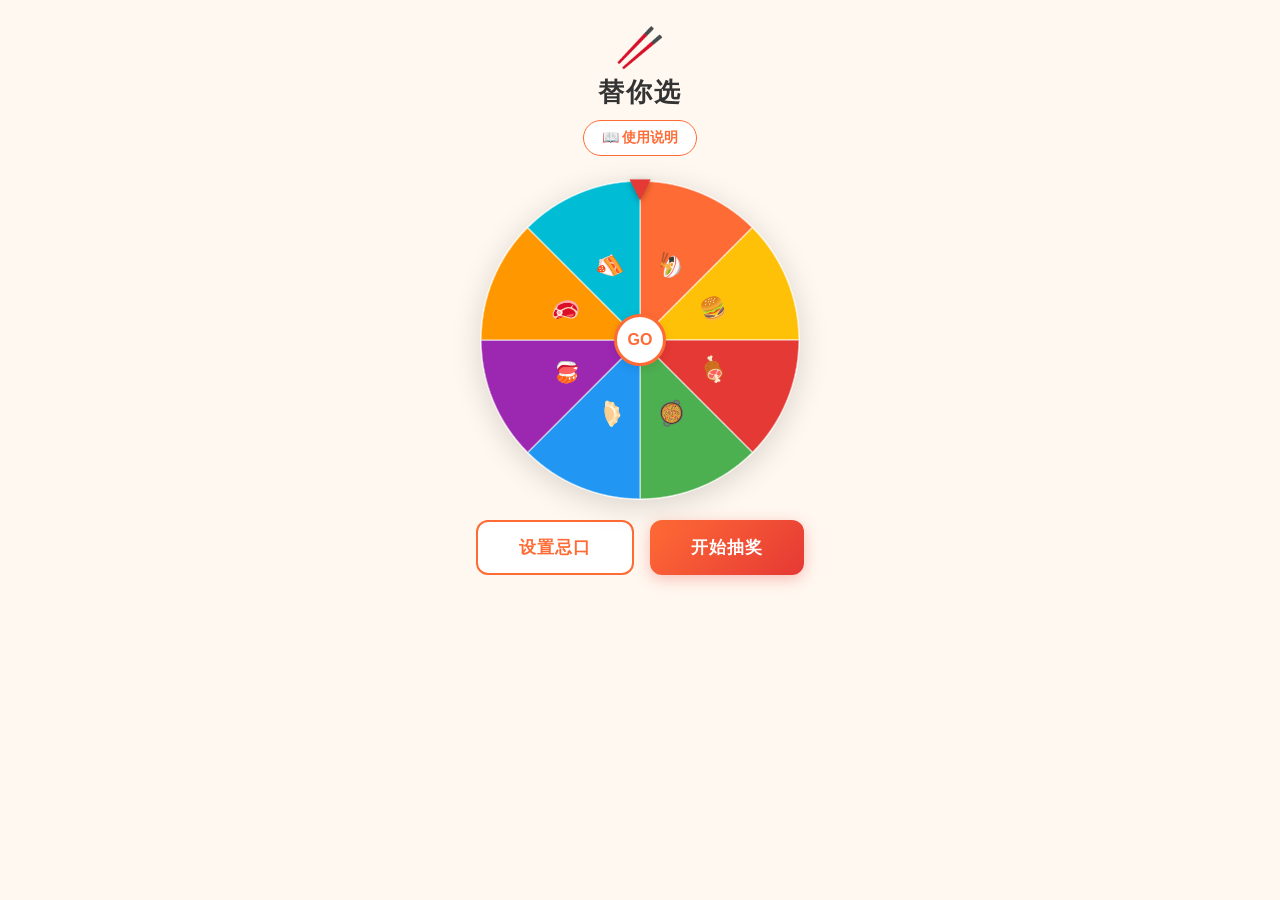
<file: tinxuan/index.html>
<!DOCTYPE html>
<html lang="zh-CN">
<head>
  <meta charset="UTF-8">
  <meta name="viewport" content="width=device-width, initial-scale=1.0, maximum-scale=1.0, user-scalable=no">
  <title>替你选 - 替你选</title>
  <link rel="icon" href="assets/favicon.png" type="image/x-icon">
  <link rel="stylesheet" href="css/style.css">
</head>
<body>
  <div class="app-container">
    <!-- 顶部标题栏 -->
    <header class="header">
      <div class="logo">🥢</div>
      <h1 class="title">替你选</h1>
      <button id="btnHelp" class="btn-help-header">📖 使用说明</button>
    </header>

    <!-- 转盘区域 -->
    <main class="wheel-section">
      <div class="wheel-wrapper">
        <div class="wheel-pointer">▼</div>
        <canvas id="wheelCanvas" width="600" height="600"></canvas>
        <div class="wheel-center">GO</div>
      </div>
    </main>

    <!-- 按钮区域 -->
    <div class="actions">
      <button id="btnPreferences" class="btn btn-outline">设置忌口</button>
      <button id="btnSpin" class="btn btn-primary">开始抽奖</button>
    </div>

    <!-- 忌口设置面板（底部滑出） -->
    <div id="preferencesPanel" class="preferences-panel">
      <div class="panel-handle"></div>
      <div class="panel-overlay" id="panelOverlay"></div>
      <div class="panel-content">
        <h3 class="panel-title">设置忌口</h3>
        <div class="checkbox-group" id="checkboxGroup">
          <label class="checkbox-item">
            <input type="checkbox" value="辣">
            <span class="checkbox-mark"></span>
            <span class="checkbox-label">不吃辣</span>
          </label>
          <label class="checkbox-item">
            <input type="checkbox" value="香菜">
            <span class="checkbox-mark"></span>
            <span class="checkbox-label">不吃香菜</span>
          </label>
          <label class="checkbox-item">
            <input type="checkbox" value="海鲜">
            <span class="checkbox-mark"></span>
            <span class="checkbox-label">不吃海鲜</span>
          </label>
          <label class="checkbox-item">
            <input type="checkbox" value="内脏">
            <span class="checkbox-mark"></span>
            <span class="checkbox-label">不吃内脏</span>
          </label>
          <label class="checkbox-item">
            <input type="checkbox" value="牛肉">
            <span class="checkbox-mark"></span>
            <span class="checkbox-label">不吃牛肉</span>
          </label>
          <label class="checkbox-item">
            <input type="checkbox" value="甜">
            <span class="checkbox-mark"></span>
            <span class="checkbox-label">不吃甜</span>
          </label>
        </div>
        <button id="btnSavePreferences" class="btn btn-primary btn-full">保存设置</button>
      </div>
    </div>

    <!-- 使用说明弹窗 -->
    <div id="helpModal" class="modal-overlay">
      <div class="help-card">
        <div class="help-emoji">🥢</div>
        <h2 class="help-title">使用说明</h2>
        <div class="help-content">
          <p><strong>替你选</strong>帮助你解决"今天吃什么"的选择困难症。</p>
          <h4>📌 使用方法</h4>
          <ol>
            <li>点击<strong>设置忌口</strong>，勾选你不吃的食物类型</li>
            <li>点击<strong>开始抽奖</strong>，大转盘随机选中一个品类</li>
            <li>弹窗推荐一家店铺，点击<strong>换一个</strong>可切换同品类其他店铺</li>
            <li>点击<strong>就选这个</strong>自动跳转到美团外卖搜索页</li>
          </ol>
          <h4>💡 温馨提示</h4>
          <ul>
            <li>弹窗中的选项为对应品类的<strong>美团外卖商家名称</strong></li>
            <li>本站只能跳转到美团外卖 H5 搜索页，请在该页面自行搜索并下单</li>
          </ul>
        </div>
        <button id="btnCloseHelp" class="btn btn-primary btn-full">知道了</button>
      </div>
    </div>

    <!-- 推荐结果卡片（弹窗） -->
    <div id="resultModal" class="modal-overlay">
      <div class="result-card">
        <div class="result-emoji">🎉</div>
        <h2 class="result-shop-name" id="resultShopName"></h2>
        <span class="result-category" id="resultCategory"></span>
        <div class="result-info">
          <div class="result-info-item">
            <span class="info-icon">💰</span>
            <span id="resultPrice"></span>
          </div>
          <div class="result-info-item">
            <span class="info-icon">⭐</span>
            <span id="resultRating"></span>
          </div>
          <div class="result-info-item">
            <span class="info-icon">📍</span>
            <span id="resultDistance"></span>
          </div>
        </div>
        <div class="result-tags" id="resultTags"></div>
        <p class="result-hint">点击"就选这个"后将自动跳转到美团外卖搜索页</p>
        <div class="result-actions">
          <button id="btnReroll" class="btn btn-outline">换一个</button>
          <button id="btnConfirm" class="btn btn-primary">就选这个</button>
        </div>
      </div>
    </div>
  </div>

  <script src="js/data.js"></script>
  <script src="js/wheel.js"></script>
  <script src="js/app.js"></script>
</body>
</html>
</file>
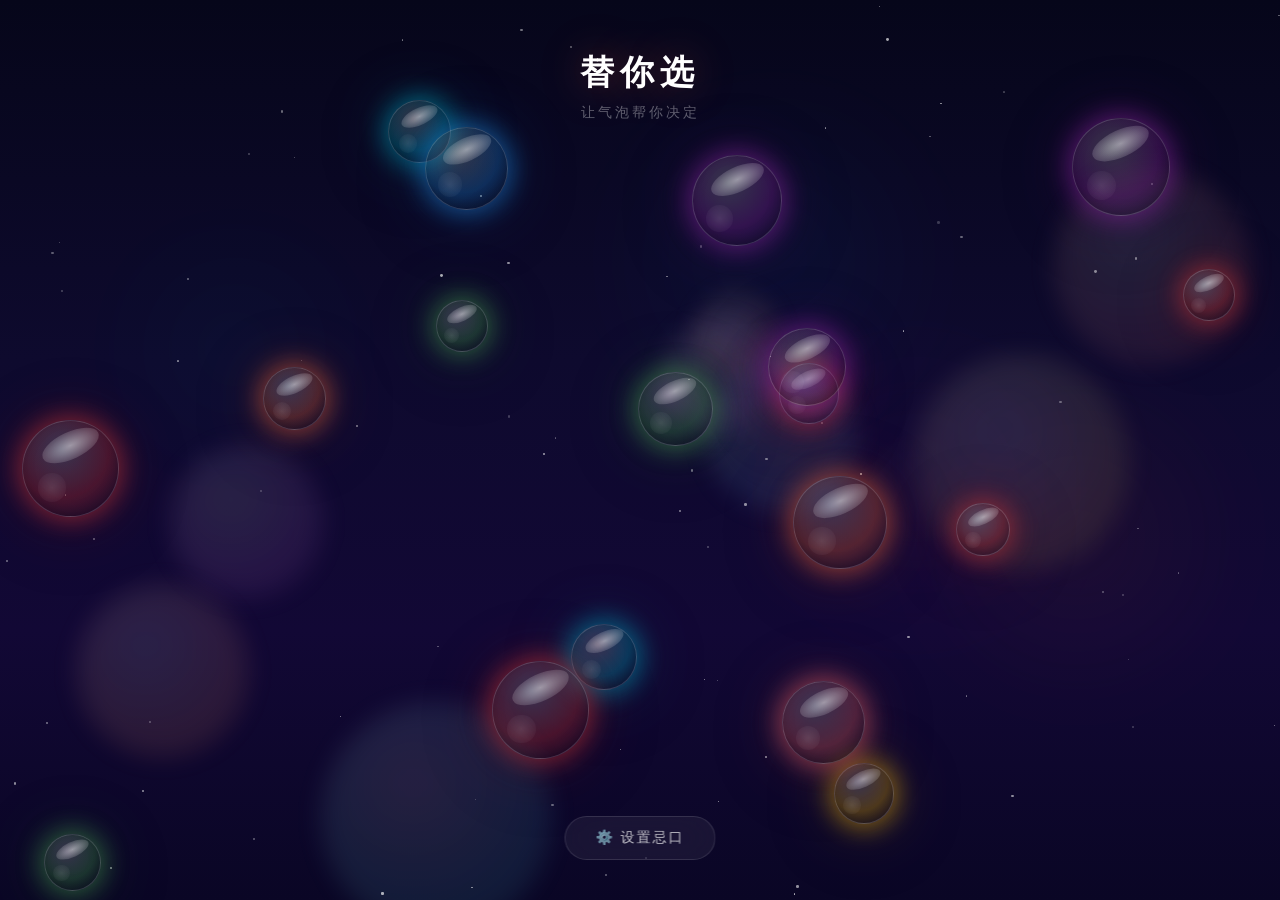
<file: tinxuan/bubble-demo.html>
<!DOCTYPE html>
<html lang="zh-CN">
<head>
  <meta charset="UTF-8">
  <meta name="viewport" content="width=device-width, initial-scale=1.0, maximum-scale=1.0, user-scalable=no">
  <title>气泡池 Demo - 替你选</title>
  <style>
    * { margin: 0; padding: 0; box-sizing: border-box; }

    html, body {
      width: 100%; height: 100%;
      overflow: hidden;
      font-family: -apple-system, BlinkMacSystemFont, "PingFang SC", "Microsoft YaHei", sans-serif;
      -webkit-tap-highlight-color: transparent;
      -webkit-user-select: none;
      user-select: none;
      background: #06061a;
    }

    /* ===== 背景层（深处） ===== */
    .bg-deep {
      position: fixed;
      inset: 0;
      z-index: 0;
      background: linear-gradient(180deg, #06061a 0%, #0e0a2e 40%, #120835 70%, #0a0625 100%);
    }

    /* 背景中模糊的"远处气泡" */
    .bg-distant-bubble {
      position: absolute;
      border-radius: 50%;
      filter: blur(12px);
      animation: driftSlow 8s ease-in-out infinite;
    }

    @keyframes driftSlow {
      0%, 100% { transform: translate(0, 0) scale(1); }
      25% { transform: translate(20px, -15px) scale(0.95); }
      50% { transform: translate(-10px, 20px) scale(1.05); }
      75% { transform: translate(-25px, -10px) scale(0.9); }
    }

    /* 背景雾状光晕 */
    .bg-glow {
      position: absolute;
      border-radius: 50%;
      filter: blur(60px);
      opacity: 0.25;
      animation: glowPulse 6s ease-in-out infinite;
    }

    @keyframes glowPulse {
      0%, 100% { opacity: 0.2; transform: scale(1); }
      50% { opacity: 0.35; transform: scale(1.3); }
    }

    /* ===== 星光层（中景） ===== */
    .stars-layer {
      position: fixed;
      inset: 0;
      z-index: 1;
      pointer-events: none;
    }

    .star {
      position: absolute;
      border-radius: 50%;
      background: #fff;
      animation: twinkle var(--dur) ease-in-out infinite;
      animation-delay: var(--delay);
      opacity: var(--op);
    }

    @keyframes twinkle {
      0%, 100% { opacity: var(--op); transform: scale(1); }
      50% { opacity: 0.05; transform: scale(0.5); }
    }

    /* ===== 标题（前景最上层） ===== */
    .header {
      position: relative;
      z-index: 10;
      text-align: center;
      padding: 50px 20px 10px;
      pointer-events: none;
    }

    .title {
      font-size: 34px;
      font-weight: 800;
      color: #fff;
      letter-spacing: 6px;
      text-shadow: 0 0 40px rgba(255,107,53,0.3), 0 0 80px rgba(255,107,53,0.15);
    }

    .subtitle {
      font-size: 14px;
      color: rgba(255,255,255,0.35);
      margin-top: 8px;
      letter-spacing: 3px;
    }

    /* ===== 气泡层（前景 - 关键！） ===== */
    .bubble-stage {
      position: fixed;
      inset: 0;
      z-index: 5;
      pointer-events: none;
      /* 这层在背景/星星之上，但标题之下 */
    }

    .bubble {
      position: absolute;
      border-radius: 50%;
      pointer-events: auto;
      cursor: pointer;
      /* 核心：大范围外发光 + 投影制造漂浮感 */
      filter: drop-shadow(0 8px 30px rgba(0, 0, 0, 0.4));
      animation: breathe var(--breathe) ease-in-out infinite;
      transition: filter 0.3s ease;
    }

    /* 气泡本体（用 ::after 来实现 3D 球体质感，这样 filter 只作用在阴影上） */
    .bubble-inner {
      width: 100%; height: 100%;
      border-radius: 50%;
      border: 1px solid rgba(255,255,255,0.15);
      box-shadow:
        inset 0 -5px 15px rgba(0,0,0,0.15),
        0 0 25px 5px var(--glow-color),
        0 0 60px 3px var(--glow-outer);
      position: relative;
    }

    .bubble-inner::before {
      content: '';
      position: absolute;
      inset: 12% 18% 60% 18%;
      border-radius: 50%;
      background: radial-gradient(
        ellipse at 50% 50%,
        rgba(255,255,255,0.5) 0%,
        transparent 100%
      );
      transform: rotate(-25deg);
    }

    .bubble-inner::after {
      content: '';
      position: absolute;
      inset: 55% 55% 15% 15%;
      border-radius: 50%;
      background: radial-gradient(
        ellipse at 50% 50%,
        rgba(255,255,255,0.12) 0%,
        transparent 100%
      );
    }

    @keyframes breathe {
      0%, 100% { transform: scale(1); }
      50% { transform: scale(1.05); }
    }

    /* 选中状态 */
    .bubble.selected {
      animation: none !important;
      transition: transform 0.35s cubic-bezier(0.34, 1.56, 0.64, 1), filter 0.35s ease !important;
      transform: scale(1.6) !important;
      z-index: 100 !important;
      filter: drop-shadow(0 0 50px var(--glow-color)) !important;
    }

    .bubble.selected .bubble-inner {
      box-shadow:
        inset 0 -5px 15px rgba(0,0,0,0.1),
        0 0 50px 15px var(--glow-color),
        0 0 100px 10px var(--glow-outer);
    }

    /* 非选中气泡淡出 */
    .bubble.fading {
      animation: none !important;
      transition: opacity 0.5s ease, transform 0.5s ease;
      opacity: 0;
      transform: scale(0.2);
      pointer-events: none;
    }

    /* 爆开碎片 */
    .shard {
      position: absolute;
      border-radius: 50%;
      pointer-events: none;
      z-index: 200;
      filter: blur(0.5px);
      animation: shatter 0.9s ease-out forwards;
    }

    @keyframes shatter {
      0% {
        opacity: 1;
        transform: translate(0, 0) scale(1);
      }
      100% {
        opacity: 0;
        transform: translate(var(--sx), var(--sy)) scale(0);
      }
    }

    /* ===== 底部按钮 ===== */
    .footer {
      position: fixed;
      bottom: 40px;
      left: 50%;
      transform: translateX(-50%);
      z-index: 20;
    }

    .btn-settings {
      padding: 12px 30px;
      border-radius: 25px;
      background: rgba(255,255,255,0.06);
      border: 1px solid rgba(255,255,255,0.12);
      color: rgba(255,255,255,0.75);
      font-size: 14px;
      font-weight: 500;
      letter-spacing: 2px;
      cursor: pointer;
      transition: all 0.3s ease;
      -webkit-tap-highlight-color: transparent;
      backdrop-filter: blur(20px);
      -webkit-backdrop-filter: blur(20px);
    }

    .btn-settings:hover,
    .btn-settings:active {
      background: rgba(255,255,255,0.12);
      border-color: rgba(255,255,255,0.25);
      color: #fff;
    }

    /* ===== 结果卡片 ===== */
    .result-overlay {
      position: fixed;
      inset: 0;
      z-index: 300;
      display: flex;
      align-items: center;
      justify-content: center;
      opacity: 0;
      pointer-events: none;
      transition: opacity 0.3s ease;
      background: rgba(0,0,0,0.5);
      backdrop-filter: blur(8px);
      -webkit-backdrop-filter: blur(8px);
    }

    .result-overlay.open {
      opacity: 1;
      pointer-events: auto;
    }

    .result-card {
      background: rgba(255,255,255,0.95);
      backdrop-filter: blur(20px);
      -webkit-backdrop-filter: blur(20px);
      border-radius: 24px;
      padding: 30px 24px 24px;
      width: min(90vw, 340px);
      text-align: center;
      box-shadow:
        0 20px 60px rgba(0,0,0,0.5),
        0 0 0 1px rgba(255,255,255,0.1);
      animation: popIn 0.4s cubic-bezier(0.34, 1.56, 0.64, 1);
    }

    @keyframes popIn {
      from { transform: scale(0); opacity: 0; }
      to { transform: scale(1); opacity: 1; }
    }

    .result-emoji { font-size: 44px; margin-bottom: 6px; }
    .result-name { font-size: 22px; font-weight: 700; margin-bottom: 6px; color: #222; }
    .result-cat {
      display: inline-block;
      padding: 4px 14px;
      border-radius: 20px;
      font-size: 12px;
      font-weight: 600;
      color: #fff;
      background: linear-gradient(135deg, #FF6B35, #FFC107);
      margin-bottom: 14px;
    }
    .result-info {
      display: flex;
      justify-content: center;
      gap: 18px;
      margin-bottom: 12px;
      font-size: 14px;
      font-weight: 600;
      color: #555;
    }
    .result-tags {
      display: flex;
      flex-wrap: wrap;
      justify-content: center;
      gap: 6px;
      margin-bottom: 20px;
    }
    .result-tag {
      padding: 3px 10px;
      border-radius: 14px;
      font-size: 11px;
      background: #f5f0eb;
      color: #666;
    }
    .result-actions {
      display: flex;
      gap: 12px;
    }
    .result-actions button {
      flex: 1;
      padding: 12px 18px;
      border-radius: 12px;
      border: none;
      font-size: 15px;
      font-weight: 600;
      cursor: pointer;
      transition: all 0.2s;
    }
    .btn-retry {
      background: #f0f0f0;
      color: #555;
    }
    .btn-confirm {
      background: linear-gradient(135deg, #FF6B35, #E53935);
      color: #fff;
    }
  </style>
</head>
<body>

  <!-- 背景层：深处 -->
  <div class="bg-deep" id="bgDeep"></div>

  <!-- 星光中景层 -->
  <div class="stars-layer" id="starsLayer"></div>

  <!-- 标题 -->
  <div class="header">
    <div class="title">替你选</div>
    <div class="subtitle">让气泡帮你决定</div>
  </div>

  <!-- 气泡前景层 -->
  <div class="bubble-stage" id="bubbleStage"></div>

  <!-- 底部按钮 -->
  <div class="footer">
    <button class="btn-settings" id="btnSettings">⚙️ 设置忌口</button>
  </div>

  <!-- 结果卡片 -->
  <div class="result-overlay" id="resultOverlay">
    <div class="result-card" id="resultCard"></div>
  </div>

  <script>
    (() => {
      const COLORS = [
        { fill: 'rgba(255, 107, 53, 0.28)',  glow: 'rgba(255, 107, 53, 0.45)',  outer: 'rgba(255, 107, 53, 0.18)' },
        { fill: 'rgba(255, 193, 7, 0.28)',   glow: 'rgba(255, 193, 7, 0.45)',   outer: 'rgba(255, 193, 7, 0.18)' },
        { fill: 'rgba(255, 107, 107, 0.28)', glow: 'rgba(255, 107, 107, 0.45)', outer: 'rgba(255, 107, 107, 0.18)' },
        { fill: 'rgba(156, 39, 176, 0.28)',  glow: 'rgba(156, 39, 176, 0.45)',  outer: 'rgba(156, 39, 176, 0.18)' },
        { fill: 'rgba(33, 150, 243, 0.28)',  glow: 'rgba(33, 150, 243, 0.45)',  outer: 'rgba(33, 150, 243, 0.18)' },
        { fill: 'rgba(0, 188, 212, 0.28)',   glow: 'rgba(0, 188, 212, 0.45)',   outer: 'rgba(0, 188, 212, 0.18)' },
        { fill: 'rgba(76, 175, 80, 0.28)',   glow: 'rgba(76, 175, 80, 0.45)',   outer: 'rgba(76, 175, 80, 0.18)' },
        { fill: 'rgba(229, 57, 53, 0.28)',   glow: 'rgba(229, 57, 53, 0.45)',   outer: 'rgba(229, 57, 53, 0.18)' },
      ];

      const stage = document.getElementById('bubbleStage');
      const resultOverlay = document.getElementById('resultOverlay');
      const resultCardEl = document.getElementById('resultCard');

      let bubbles = [];
      let animFrame = null;
      let W = window.innerWidth;
      let H = window.innerHeight;
      let isExploding = false;

      // ===== 背景层：模糊远景气泡 + 光晕 =====
      function createDeepBg() {
        const container = document.getElementById('bgDeep');

        // 大光晕
        for (let i = 0; i < 4; i++) {
          const g = document.createElement('div');
          g.className = 'bg-glow';
          const colors = ['rgba(255,107,53,0.3)', 'rgba(156,39,176,0.3)', 'rgba(33,150,243,0.3)', 'rgba(0,188,212,0.3)'];
          g.style.background = `radial-gradient(circle, ${colors[i]}, transparent 70%)`;
          g.style.width = (200 + Math.random() * 200) + 'px';
          g.style.height = g.style.width;
          g.style.left = (10 + Math.random() * 70) + '%';
          g.style.top = (10 + Math.random() * 70) + '%';
          g.style.animationDelay = (i * 1.5) + 's';
          g.style.animationDuration = (5 + Math.random() * 4) + 's';
          container.appendChild(g);
        }

        // 远处模糊气泡（景深）
        const distantColors = [
          'rgba(255,107,53,0.12)', 'rgba(156,39,176,0.12)',
          'rgba(33,150,243,0.10)', 'rgba(255,193,7,0.08)',
          'rgba(229,57,53,0.10)', 'rgba(0,188,212,0.10)'
        ];
        for (let i = 0; i < 8; i++) {
          const b = document.createElement('div');
          b.className = 'bg-distant-bubble';
          const size = 80 + Math.random() * 160;
          b.style.width = size + 'px';
          b.style.height = size + 'px';
          b.style.background = `radial-gradient(circle at 40% 35%, rgba(255,255,255,0.1), ${distantColors[i % distantColors.length]})`;
          b.style.border = '1px solid rgba(255,255,255,0.04)';
          b.style.left = (Math.random() * 85) + '%';
          b.style.top = (Math.random() * 85) + '%';
          b.style.animationDelay = (i * 0.8) + 's';
          b.style.animationDuration = (6 + Math.random() * 6) + 's';
          container.appendChild(b);
        }
      }

      // ===== 星光 =====
      function createStars() {
        const container = document.getElementById('starsLayer');
        const count = 80;
        for (let i = 0; i < count; i++) {
          const s = document.createElement('div');
          s.className = 'star';
          const size = 1 + Math.random() * 2;
          s.style.width = size + 'px';
          s.style.height = size + 'px';
          s.style.left = Math.random() * 100 + '%';
          s.style.top = Math.random() * 100 + '%';
          s.style.setProperty('--dur', (2 + Math.random() * 5) + 's');
          s.style.setProperty('--delay', Math.random() * 6 + 's');
          s.style.setProperty('--op', (0.2 + Math.random() * 0.5));
          container.appendChild(s);
        }
      }

      // ===== 气泡创建 =====
      function createBubble(id) {
        const size = 44 + Math.random() * 56;
        const color = COLORS[Math.floor(Math.random() * COLORS.length)];

        const el = document.createElement('div');
        el.className = 'bubble';
        el.style.width = size + 'px';
        el.style.height = size + 'px';
        el.style.left = Math.random() * (W - size) + 'px';
        el.style.top = Math.random() * (H - size) + 'px';
        el.style.setProperty('--breathe', (2.5 + Math.random() * 3) + 's');
        el.style.setProperty('--glow-color', color.glow);
        el.style.setProperty('--glow-outer', color.outer);
        el.style.zIndex = Math.floor(size);

        // 内层 3D 球体
        const inner = document.createElement('div');
        inner.className = 'bubble-inner';
        inner.style.background = `radial-gradient(circle at 40% 30%, rgba(255,255,255,0.18) 0%, ${color.fill} 55%, transparent 100%)`;
        inner.style.boxShadow = `inset 0 -4px 12px rgba(0,0,0,0.2), 0 0 25px 4px ${color.glow}, 0 0 60px 2px ${color.outer}`;
        el.appendChild(inner);

        const data = {
          el, id, size,
          x: parseFloat(el.style.left),
          y: parseFloat(el.style.top),
          vx: (Math.random() - 0.5) * 1.0,
          vy: (Math.random() - 0.5) * 1.0,
          color, alive: true
        };

        el.addEventListener('click', (e) => {
          e.stopPropagation();
          if (isExploding) return;
          onBubbleClick(data);
        });
        el.addEventListener('touchstart', (e) => {
          e.preventDefault();
          if (isExploding) return;
          onBubbleClick(data);
        }, { passive: false });

        stage.appendChild(el);
        return data;
      }

      function createBubbles(count) {
        destroyAllBubbles();
        bubbles = [];
        for (let i = 0; i < count; i++) bubbles.push(createBubble(i));
        startAnimating();
      }

      function destroyAllBubbles() {
        cancelAnimationFrame(animFrame);
        stage.innerHTML = '';
        bubbles = [];
      }

      // ===== 动画循环 =====
      function startAnimating() {
        function tick() {
          if (isExploding) { animFrame = requestAnimationFrame(tick); return; }
          W = window.innerWidth; H = window.innerHeight;
          for (const b of bubbles) {
            if (!b.alive) continue;
            b.x += b.vx;
            b.y += b.vy;
            if (b.x <= -10) { b.x = -10; b.vx *= -1; }
            if (b.x + b.size >= W + 10) { b.x = W + 10 - b.size; b.vx *= -1; }
            if (b.y <= -10) { b.y = -10; b.vy *= -1; }
            if (b.y + b.size >= H + 10) { b.y = H + 10 - b.size; b.vy *= -1; }
            b.el.style.left = b.x + 'px';
            b.el.style.top = b.y + 'px';
          }
          animFrame = requestAnimationFrame(tick);
        }
        tick();
      }

      // ===== 点击气泡 =====
      function onBubbleClick(data) {
        isExploding = true;
        data.el.classList.add('selected');
        const cx = W / 2 - data.size / 2;
        const cy = H / 2 - data.size / 2;
        data.el.style.left = cx + 'px';
        data.el.style.top = cy + 'px';

        bubbles.forEach(b => {
          if (b !== data) b.el.classList.add('fading');
        });

        setTimeout(() => {
          explode(data);
          data.el.style.opacity = '0';
          data.el.style.transform = 'scale(2.5)';
          data.el.style.transition = 'all 0.35s ease';
          setTimeout(() => showResultCard(data), 400);
        }, 350);
      }

      // ===== 爆开粒子 =====
      function explode(data) {
        const cx = W / 2, cy = H / 2;
        for (let i = 0; i < 25; i++) {
          const shard = document.createElement('div');
          shard.className = 'shard';
          const size = 3 + Math.random() * 12;
          shard.style.width = size + 'px';
          shard.style.height = size + 'px';
          shard.style.background = `radial-gradient(circle, rgba(255,255,255,0.7), ${data.color.fill.replace('0.28', '0.6')})`;
          shard.style.boxShadow = `0 0 10px 3px ${data.color.glow}`;
          shard.style.left = cx + 'px';
          shard.style.top = cy + 'px';
          const angle = Math.random() * Math.PI * 2;
          const dist = 50 + Math.random() * 180;
          shard.style.setProperty('--sx', Math.cos(angle) * dist + 'px');
          shard.style.setProperty('--sy', Math.sin(angle) * dist + 'px');
          document.body.appendChild(shard);
          setTimeout(() => shard.remove(), 900);
        }
      }

      // ===== 结果卡片 =====
      function showResultCard(data) {
        const catNames = ['面食', '汉堡', '烧烤', '川菜', '粤菜', '日料', '韩餐', '甜品'];
        const cat = catNames[Math.floor(Math.random() * catNames.length)];
        const shopNames = ['张记热干面','蜀味香川菜馆','樱花寿司屋','明洞烤肉','许留山甜品','首尔炸鸡','潮汕牛肉火锅','火焰山烧烤'];
        const shop = shopNames[Math.floor(Math.random() * shopNames.length)];
        const price = 15 + Math.floor(Math.random() * 65);
        const rating = (3.5 + Math.random() * 1.5).toFixed(1);
        const dist = (0.5 + Math.random() * 4.5).toFixed(1);

        resultCardEl.innerHTML = `
          <div class="result-emoji">🎉</div>
          <div class="result-cat">${cat}</div>
          <div class="result-name">${shop}</div>
          <div class="result-info">
            <span>💰 人均 ¥${price}</span>
            <span>⭐ ${rating}分</span>
            <span>📍 ${dist}km</span>
          </div>
          <div class="result-tags">
            <span class="result-tag">老字号</span>
            <span class="result-tag">网红</span>
            <span class="result-tag">不辣</span>
          </div>
          <div class="result-actions">
            <button class="btn-retry" id="btnRetry">🔄 再来一次</button>
            <button class="btn-confirm" id="btnConfirm">🛒 就选这个</button>
          </div>
        `;
        resultOverlay.classList.add('open');
        document.getElementById('btnRetry').addEventListener('click', resetBubbles);
        document.getElementById('btnConfirm').addEventListener('click', () => {
          alert('跳转美团外卖搜索页');
          resetBubbles();
        });
      }

      // ===== 重置气泡 =====
      function resetBubbles() {
        resultOverlay.classList.remove('open');
        isExploding = false;
        stage.innerHTML = '';
        bubbles.forEach(b => b.alive = false);
        bubbles = [];
        for (let i = 0; i < 18; i++) {
          const b = createBubble(i);
          b.el.style.left = (W/2 - b.size/2) + 'px';
          b.el.style.top = (H/2 - b.size/2) + 'px';
          b.el.style.opacity = '0';
          b.el.style.transform = 'scale(0)';
          b.alive = false;
          bubbles.push(b);
          setTimeout(() => {
            b.el.style.transition = 'all 0.5s cubic-bezier(0.34, 1.56, 0.64, 1)';
            b.el.style.left = (Math.random() * (W - b.size)) + 'px';
            b.el.style.top = (Math.random() * (H - b.size)) + 'px';
            b.el.style.opacity = '1';
            b.el.style.transform = 'scale(1)';
            b.x = parseFloat(b.el.style.left);
            b.y = parseFloat(b.el.style.top);
            setTimeout(() => { b.alive = true; b.el.style.transition = ''; }, 500);
          }, i * 50);
        }
        startAnimating();
      }

      window.addEventListener('resize', () => { W = window.innerWidth; H = window.innerHeight; });
      document.getElementById('btnSettings').addEventListener('click', () => alert('设置忌口（待接入）'));

      // ===== 启动 =====
      createDeepBg();
      createStars();
      createBubbles(18);
    })();
  </script>
</body>
</html>
</file>
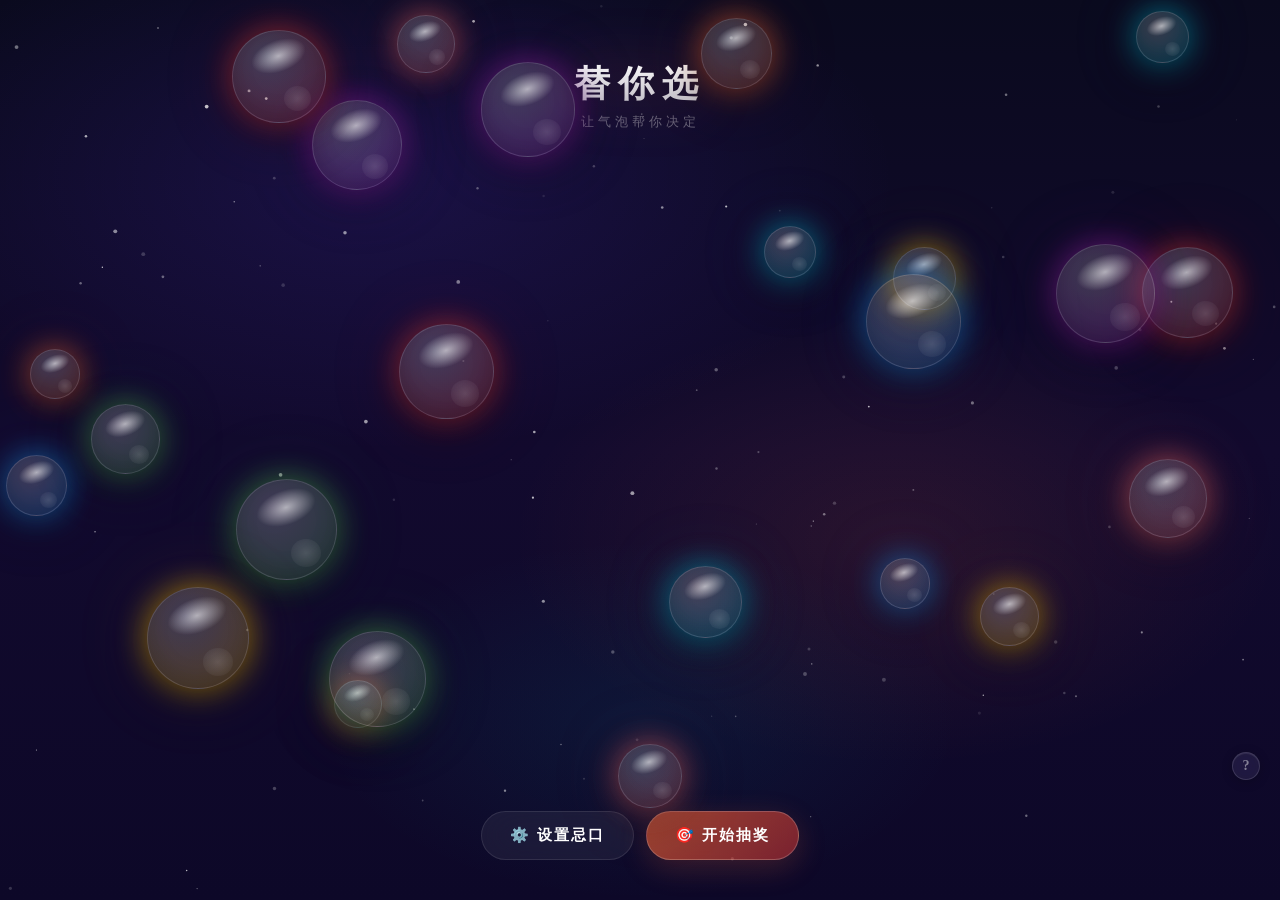
<file: tinxuan/stitch-bubble.html>
<!DOCTYPE html>
<html lang="zh-CN">
<head>
<meta charset="UTF-8">
<meta name="viewport" content="width=device-width, initial-scale=1.0, maximum-scale=1.0, user-scalable=no">
<title>替你选 - 气泡池</title>
<style>



/* Stitch Design System */
:root {
  --glass-bg: rgba(255,255,255,0.06);
  --glass-border: rgba(255,255,255,0.1);
  --glass-blur: blur(20px);
  --text-primary: #fff;
  --text-secondary: rgba(255,255,255,0.5);
  --shadow-float: 0 20px 60px rgba(0,0,0,0.5);
}

* { margin:0; padding:0; box-sizing:border-box; }

html, body {
  width:100%; height:100%; overflow:hidden;
  font-family: -apple-system, BlinkMacSystemFont, "PingFang SC", "Microsoft YaHei", sans-serif;
  -webkit-tap-highlight-color: transparent;
  user-select: none;
}

/* 星空深空背景 */
.cosmos {
  position: fixed; inset:0; z-index:0;
  background: 
    radial-gradient(ellipse 80% 60% at 30% 20%, rgba(100,60,255,0.15) 0%, transparent 50%),
    radial-gradient(ellipse 60% 50% at 70% 60%, rgba(255,107,53,0.1) 0%, transparent 50%),
    radial-gradient(ellipse 50% 40% at 50% 80%, rgba(0,188,212,0.08) 0%, transparent 50%),
    linear-gradient(180deg, #0a0a1e 0%, #120a2e 50%, #0d0828 100%);
}

/* 星光粒子系统 */
.starfield {
  position: fixed; inset:0; z-index:1; pointer-events:none;
}
.starfield canvas { width:100%; height:100%; }

/* 景深层 - 远处模糊大气泡 */
.atmosphere {
  position: fixed; inset:0; z-index:2; pointer-events:none;
}

.atmo-orb {
  position: absolute; border-radius: 50%; filter: blur(40px);
  animation: atmoFloat 12s ease-in-out infinite;
}

@keyframes atmoFloat {
  0%,100% { transform: translate(0,0) scale(1); }
  25% { transform: translate(30px,-20px) scale(1.1); }
  50% { transform: translate(-15px,25px) scale(0.9); }
  75% { transform: translate(-35px,-15px) scale(1.05); }
}

/* 标题 */
.header {
  position: fixed; top:0; left:0; right:0; z-index:20;
  text-align: center; padding: 60px 20px 20px; pointer-events:none;
}
.header h1 {
  font-size: 36px; font-weight: 900; color: #fff;
  letter-spacing: 8px;
  background: linear-gradient(180deg, #fff 0%, rgba(255,255,255,0.7) 100%);
  -webkit-background-clip: text; -webkit-text-fill-color: transparent;
  background-clip: text;
  text-shadow: none;
  filter: drop-shadow(0 0 30px rgba(255,107,53,0.3));
}
.header p {
  font-size: 13px; color: rgba(255,255,255,0.35);
  letter-spacing: 4px; margin-top: 4px;
}

.help-badge {
  position: fixed;
  bottom: 120px;
  right: 20px;
  z-index: 40;
  display: flex;
  align-items: center;
  justify-content: center;
  width: 28px; height: 28px;
  border-radius: 50%;
  background: rgba(255,255,255,0.07);
  border: 1px solid rgba(255,255,255,0.14);
  color: rgba(255,255,255,0.45);
  font-size: 14px;
  font-weight: 700;
  font-family: "Georgia", serif;
  cursor: pointer;
  pointer-events: auto;
  backdrop-filter: blur(16px) saturate(180%);
  -webkit-backdrop-filter: blur(16px) saturate(180%);
  box-shadow:
    0 2px 12px rgba(0,0,0,0.2),
    inset 0 1px 0 rgba(255,255,255,0.08);
  animation: helpPulse 2.5s ease-in-out infinite;
  transition: all 0.35s cubic-bezier(0.34, 1.56, 0.64, 1);
}

@keyframes helpPulse {
  0%, 100% { transform: scale(1); }
  50% { transform: scale(1.15); }
}

.help-badge:hover {
  animation: none;
  background: rgba(255,255,255,0.14);
  border-color: rgba(255,255,255,0.3);
  color: rgba(255,255,255,0.85);
  transform: scale(1.25);
  box-shadow:
    0 4px 20px rgba(0,0,0,0.3),
    0 0 24px rgba(255,255,255,0.12),
    inset 0 1px 0 rgba(255,255,255,0.12);
}
}
}
}

/* 气泡层 */
.bubble-layer {
  position: fixed; inset:0; z-index:10; pointer-events:none;
}

/* 单个气泡 */
.bubble {
  position: absolute; pointer-events:auto; cursor:pointer;
}

.bubble-body {
  width:100%; height:100%; border-radius:50%;
  position:relative;
  box-shadow:
    0 10px 40px rgba(0,0,0,0.35),
    0 0 30px var(--glow),
    0 0 80px var(--glow-faint),
    inset 0 -8px 20px rgba(0,0,0,0.15);
  border: 1.5px solid rgba(255,255,255,0.12);
  animation: bubbleBreathe var(--breathe-dur) ease-in-out infinite;
  transition: box-shadow 0.4s ease, border-color 0.4s ease;
}

/* 高光反射 (左上) */
.bubble-body::before {
  content:''; position:absolute;
  inset: 10% 20% 55% 18%;
  border-radius:50%;
  background: radial-gradient(ellipse at 50% 50%, rgba(255,255,255,0.6) 0%, transparent 70%);
  transform: rotate(-20deg);
}

/* 次高光 (右下微光) */
.bubble-body::after {
  content:''; position:absolute;
  inset: 60% 15% 12% 55%;
  border-radius:50%;
  background: radial-gradient(ellipse at 50% 50%, rgba(255,255,255,0.15) 0%, transparent 100%);
}

@keyframes bubbleBreathe {
  0%,100% { transform: scale(1); }
  50% { transform: scale(1.04); }
}

/* 选中放大 */
.bubble.selected .bubble-body {
  animation: none;
  transform: scale(1.6);
  transition: transform 0.4s cubic-bezier(0.34,1.56,0.64,1);
  box-shadow:
    0 20px 60px rgba(0,0,0,0.5),
    0 0 50px var(--glow-bright),
    0 0 120px var(--glow-faint),
    inset 0 -6px 15px rgba(0,0,0,0.1) !important;
  border-color: rgba(255,255,255,0.3);
}

/* 非选中气泡消散 */
.bubble.dissolve {
  pointer-events:none;
}
.bubble.dissolve .bubble-body {
  animation: none;
  transition: all 0.5s ease;
  opacity:0; transform: scale(0.15);
}

/* 爆开碎片 */
.spark {
  position: fixed; border-radius:50%; pointer-events:none; z-index:200;
  animation: sparkBurst 0.8s ease-out forwards;
}

@keyframes sparkBurst {
  0% { opacity:1; transform: translate(0,0) scale(1); }
  100% { opacity:0; transform: translate(var(--dx),var(--dy)) scale(0); }
}

/* 底部控制栏 - 毛玻璃 */
/* 忌口面板 */
.prefs-panel { position:fixed; bottom:0; left:0; right:0; z-index:200; transform:translateY(100%); transition:transform 0.35s ease; }
.prefs-panel.open { transform:translateY(0); }
.prefs-overlay { position:fixed; inset:0; background:rgba(0,0,0,0.5); opacity:0; pointer-events:none; transition:opacity 0.35s ease; }
.prefs-panel.open .prefs-overlay { opacity:1; pointer-events:auto; }
.prefs-sheet { background:rgba(20,20,50,0.96); backdrop-filter:blur(30px); -webkit-backdrop-filter:blur(30px); border-radius:20px 20px 0 0; padding:12px 24px 32px; position:relative; z-index:1; max-height:65vh; overflow-y:auto; }
.prefs-handle { width:36px; height:4px; background:rgba(255,255,255,0.15); border-radius:2px; margin:10px auto; }
.prefs-title { font-size:20px; font-weight:700; color:#fff; text-align:center; margin-bottom:20px; }
.prefs-grid { display:grid; grid-template-columns:1fr 1fr; gap:12px; margin-bottom:8px; }
.prefs-item { display:flex; align-items:center; gap:10px; cursor:pointer; padding:14px 16px; border-radius:14px; background:rgba(255,255,255,0.05); border:1px solid rgba(255,255,255,0.08); color:rgba(255,255,255,0.7); font-size:15px; font-weight:500; transition:all 0.3s; user-select:none; }
.prefs-item:has(input:checked) { background:rgba(255,107,53,0.15); border-color:rgba(255,107,53,0.4); color:#fff; }
.prefs-item input { display:none; }
.prefs-check { width:20px; height:20px; border-radius:6px; flex-shrink:0; border:2px solid rgba(255,255,255,0.25); position:relative; transition:all 0.3s; }
.prefs-item input:checked + .prefs-check { background:#FF6B35; border-color:#FF6B35; }
.prefs-item input:checked + .prefs-check::after { content:""; position:absolute; left:5px; top:2px; width:6px; height:11px; border:solid #fff; border-width:0 2px 2px 0; transform:rotate(45deg); }

.footer-bar {
  position: fixed; bottom: 0; left:0; right:0; z-index:30;
  padding: 20px 20px 40px;
  display: flex; justify-content: center; gap: 12px;
}

.glass-btn {
  padding: 14px 28px; border-radius: 30px;
  background: var(--glass-bg);
  backdrop-filter: var(--glass-blur);
  -webkit-backdrop-filter: var(--glass-blur);
  border: 1px solid var(--glass-border);
  color: var(--text-primary);
  font-size: 15px; font-weight: 600; letter-spacing: 2px;
  cursor: pointer;
  transition: all 0.3s ease;
  -webkit-tap-highlight-color: transparent;
}
.glass-btn:hover, .glass-btn:active {
  background: rgba(255,255,255,0.12);
  border-color: rgba(255,255,255,0.25);
  transform: translateY(-1px);
}
.glass-btn.primary {
  background: linear-gradient(135deg, rgba(255,107,53,0.6), rgba(229,57,53,0.5));
  border-color: rgba(255,255,255,0.2);
  color: #fff;
  font-weight: 700;
  box-shadow: 0 8px 30px rgba(255,107,53,0.2);
}

/* 结果卡片 */
.card-overlay {
  position: fixed; inset:0; z-index:300;
  background: rgba(0,0,0,0.5);
  backdrop-filter: blur(10px);
  -webkit-backdrop-filter: blur(10px);
  display:flex; align-items:center; justify-content:center;
  opacity:0; pointer-events:none;
  transition: opacity 0.3s ease;
}
.card-overlay.open { opacity:1; pointer-events:auto; }

.card {
  background: rgba(255,255,255,0.95);
  backdrop-filter: blur(30px);
  -webkit-backdrop-filter: blur(30px);
  border-radius: 24px;
  padding: 32px 28px 28px;
  width: min(90vw, 360px);
  text-align: center;
  box-shadow: 0 30px 80px rgba(0,0,0,0.5), 0 0 0 1px rgba(255,255,255,0.1);
  animation: cardPop 0.45s cubic-bezier(0.34,1.56,0.64,1);
}
@keyframes cardPop {
  from { transform:scale(0.3); opacity:0; }
  to { transform:scale(1); opacity:1; }
}
.card-emoji { font-size: 48px; margin-bottom: 8px; }
.card-name { font-size: 24px; font-weight: 800; color: #1a1a2e; margin-bottom: 4px; }
.card-cat {
  display: inline-block; padding: 5px 16px; border-radius: 20px;
  font-size: 13px; font-weight: 700; color: #fff;
  background: linear-gradient(135deg, #FF6B35, #E53935);
  margin-bottom: 16px;
}
.card-meta {
  display: flex; justify-content: center; gap: 20px;
  margin-bottom: 14px;
  font-size: 14px; font-weight: 600; color: #555;
}
.card-tags {
  display: flex; flex-wrap: wrap; justify-content: center; gap: 6px;
  margin-bottom: 8px;
}
.card-tag {
  padding: 4px 12px; border-radius: 16px;
  font-size: 12px; font-weight: 500;
  background: #f5f0eb; color: #777;
}
.card-hint {
  font-size: 11px; color: #aaa; margin-bottom: 20px;
}
.card-actions { display: flex; gap: 12px; }
.card-actions button {
  flex:1; padding: 13px 16px; border-radius: 14px; border: none;
  font-size: 15px; font-weight: 700; cursor: pointer; transition: all 0.2s;
}
.card-actions button:active { transform:scale(0.96); }
.btn-ghost { background: #f0f0f0; color: #555; }
.btn-cta { background: linear-gradient(135deg,#FF6B35,#E53935); color:#fff; }
.help-dialog {
  background: rgba(255,255,255,0.95);
  backdrop-filter: blur(30px);
  -webkit-backdrop-filter: blur(30px);
  border-radius: 24px;
  padding: 32px 28px 28px;
  width: min(90vw, 360px);
  text-align: center;
  box-shadow: 0 30px 80px rgba(0,0,0,0.5), 0 0 0 1px rgba(255,255,255,0.1);
  animation: cardPop 0.45s cubic-bezier(0.34,1.56,0.64,1);
  max-height: 80vh;
  overflow-y: auto;
}
.help-emoji { font-size: 44px; margin-bottom: 6px; }
.help-title { font-size: 22px; font-weight: 800; color: #1a1a2e; margin-bottom: 16px; }
.help-body {
  text-align: left; font-size: 14px; line-height: 1.9; color: #444;
  margin-bottom: 20px;
}
.help-body p { margin-bottom: 10px; }
.help-body h4 {
  font-size: 15px; font-weight: 700; color: #FF6B35;
  margin: 14px 0 6px;
}
.help-body ol, .help-body ul { padding-left: 20px; margin-bottom: 6px; }
.help-body li { margin-bottom: 4px; }




</style>
</head>
<body>




<!-- 深空背景 -->
<div class="cosmos"></div>

<!-- 景深大气泡 -->
<div class="atmosphere" id="atmosphere"></div>

<!-- 星光 Canvas -->
<div class="starfield"><canvas id="starCanvas"></canvas></div>

<!-- 标题 -->
<div class="header">
  <h1>替你选</h1>
  <p>让气泡帮你决定</p>
</div>

<!-- 气泡层 -->
<div class="bubble-layer" id="bubbleLayer"></div>

<!-- 底部按钮 -->
  <div class="help-badge" id="helpBadge">?</div>
  <!-- 忌口设置面板 -->
  <div class="prefs-panel" id="prefsPanel">
    <div class="prefs-overlay" id="prefsOverlay"></div>
    <div class="prefs-sheet">
      <div class="prefs-handle"></div>
      <h3 class="prefs-title">设置忌口</h3>
      <div class="prefs-grid" id="prefsGrid">
        <label class="prefs-item"><input type="checkbox" value="辣"><span class="prefs-check"></span><span>不吃辣</span></label>
        <label class="prefs-item"><input type="checkbox" value="香菜"><span class="prefs-check"></span><span>不吃香菜</span></label>
        <label class="prefs-item"><input type="checkbox" value="海鲜"><span class="prefs-check"></span><span>不吃海鲜</span></label>
        <label class="prefs-item"><input type="checkbox" value="内脏"><span class="prefs-check"></span><span>不吃内脏</span></label>
        <label class="prefs-item"><input type="checkbox" value="牛肉"><span class="prefs-check"></span><span>不吃牛肉</span></label>
        <label class="prefs-item"><input type="checkbox" value="甜"><span class="prefs-check"></span><span>不吃甜</span></label>
      </div>
      <button class="btn-cta" style="width:100%;padding:14px;border-radius:14px;border:none;font-size:15px;font-weight:700;cursor:pointer;margin-top:8px;" id="btnSavePrefs">保存设置</button>
    </div>
  </div>

<div class="footer-bar">
  <button class="glass-btn" id="btnPrefs">⚙️ 设置忌口</button>
  <button class="glass-btn primary" id="btnSpin">🎯 开始抽奖</button>
</div>

<!-- 结果卡片 -->
  <!-- 使用说明弹窗 -->
  <div class="card-overlay" id="helpOverlay">
    <div class="help-dialog">
      <div class="help-emoji">🥢</div>
      <h2 class="help-title">使用说明</h2>
      <div class="help-body">
        <p><strong>替你选</strong>帮你解决吃什么的选择困难症。</p>
        <h4>📌 使用方法</h4>
        <ol>
          <li>点击<strong>设置忌口</strong>，勾选不吃的食物</li>
          <li>点击<strong>开始抽奖</strong>或<strong>任意气泡</strong>触发抽奖</li>
          <li>弹窗推荐一家店铺，可<strong>换一个</strong>或<strong>就选这个</strong></li>
          <li>点击就选这个将自动跳转美团外卖搜索页</li>
        </ol>
        <h4>💡 温馨提示</h4>
        <ul>
          <li>弹窗选项为对应品类美团外卖商家名称</li>
          <li>本站仅跳转美团外卖 H5 搜索页</li>
        </ul>
      </div>
      <button class="btn-cta" style="width:100%;padding:14px;border-radius:14px;border:none;font-size:15px;font-weight:700;cursor:pointer;" id="btnCloseHelp">知道了</button>
    </div>
  </div>

<div class="card-overlay" id="cardOverlay">
  <div class="card" id="cardContent"></div>
</div>




<script>
var SHOPS_DATA = {"shops": [{"id": 1, "name": "张记热干面", "category": "面食", "avg_price": 15, "distance": 1.2, "rating": 4.6, "tags": ["不辣", "早餐", "老字号"], "link": "https://h5.waimai.meituan.com/waimai/mindex/home?keyword=%E5%85%B0%E5%B7%9E%E6%8B%89%E9%9D%A2", "category_link": "https://h5.waimai.meituan.com/waimai/mindex/home?keyword=%E9%9D%A2", "search_keyword": "兰州拉面"}, {"id": 2, "name": "老马兰州拉面", "category": "面食", "avg_price": 22, "distance": 2.1, "rating": 4.5, "tags": ["辣", "清真", "老字号"], "link": "https://h5.waimai.meituan.com/waimai/mindex/home?keyword=%E9%87%8D%E5%BA%86%E5%B0%8F%E9%9D%A2", "category_link": "https://h5.waimai.meituan.com/waimai/mindex/home?keyword=%E9%9D%A2", "search_keyword": "重庆小面"}, {"id": 3, "name": "秦味面馆", "category": "面食", "avg_price": 18, "distance": 0.8, "rating": 4.3, "tags": ["辣", "西北风味", "量大管饱"], "link": "https://h5.waimai.meituan.com/waimai/mindex/home?keyword=%E7%83%AD%E5%B9%B2%E9%9D%A2", "category_link": "https://h5.waimai.meituan.com/waimai/mindex/home?keyword=%E9%9D%A2", "search_keyword": "热干面"}, {"id": 4, "name": "一碗好面", "category": "面食", "avg_price": 28, "distance": 3.2, "rating": 4.7, "tags": ["不辣", "精致", "网红"], "link": "https://h5.waimai.meituan.com/waimai/mindex/home?keyword=%E5%88%80%E5%89%8A%E9%9D%A2", "category_link": "https://h5.waimai.meituan.com/waimai/mindex/home?keyword=%E9%9D%A2", "search_keyword": "刀削面"}, {"id": 5, "name": "阿强刀削面", "category": "面食", "avg_price": 16, "distance": 1.5, "rating": 4.4, "tags": ["辣", "山西风味", "深夜食堂"], "link": "https://h5.waimai.meituan.com/waimai/mindex/home?keyword=%E7%82%B8%E9%85%B1%E9%9D%A2", "category_link": "https://h5.waimai.meituan.com/waimai/mindex/home?keyword=%E9%9D%A2", "search_keyword": "炸酱面"}, {"id": 6, "name": "重庆小面王", "category": "面食", "avg_price": 20, "distance": 1.8, "rating": 4.6, "tags": ["辣", "重庆风味", "香菜"], "link": "https://h5.waimai.meituan.com/waimai/mindex/home?keyword=%E8%A5%BF%E7%BA%A2%E6%9F%BF%E9%B8%A1%E8%9B%8B%E9%9D%A2", "category_link": "https://h5.waimai.meituan.com/waimai/mindex/home?keyword=%E9%9D%A2", "search_keyword": "西红柿鸡蛋面"}, {"id": 7, "name": "苏式汤面馆", "category": "面食", "avg_price": 25, "distance": 2.6, "rating": 4.2, "tags": ["不辣", "苏州风味", "清淡"], "link": "https://h5.waimai.meituan.com/waimai/mindex/home?keyword=%E7%89%9B%E8%82%89%E6%8B%89%E9%9D%A2", "category_link": "https://h5.waimai.meituan.com/waimai/mindex/home?keyword=%E9%9D%A2", "search_keyword": "牛肉拉面"}, {"id": 8, "name": "牛大碗拉面", "category": "面食", "avg_price": 19, "distance": 0.6, "rating": 4.0, "tags": ["不辣", "牛肉", "清真"], "link": "https://h5.waimai.meituan.com/waimai/mindex/home?keyword=%E6%B2%B9%E6%B3%BC%E9%9D%A2", "category_link": "https://h5.waimai.meituan.com/waimai/mindex/home?keyword=%E9%9D%A2", "search_keyword": "油泼面"}, {"id": 9, "name": "岐山臊子面", "category": "面食", "avg_price": 14, "distance": 4.2, "rating": 4.5, "tags": ["辣", "陕西风味", "内脏"], "link": "https://h5.waimai.meituan.com/waimai/mindex/home?keyword=%E9%85%B8%E8%BE%A3%E7%B2%89", "category_link": "https://h5.waimai.meituan.com/waimai/mindex/home?keyword=%E9%9D%A2", "search_keyword": "酸辣粉"}, {"id": 10, "name": "海鲜捞面馆", "category": "面食", "avg_price": 32, "distance": 2.9, "rating": 4.3, "tags": ["不辣", "海鲜", "网红"], "link": "https://h5.waimai.meituan.com/waimai/mindex/home?keyword=%E6%8B%85%E6%8B%85%E9%9D%A2", "category_link": "https://h5.waimai.meituan.com/waimai/mindex/home?keyword=%E9%9D%A2", "search_keyword": "担担面"}, {"id": 11, "name": "堡堡王", "category": "汉堡", "avg_price": 35, "distance": 1.1, "rating": 4.2, "tags": ["不辣", "快餐", "牛肉"], "link": "https://h5.waimai.meituan.com/waimai/mindex/home?keyword=%E9%A6%99%E8%BE%A3%E9%B8%A1%E8%85%BF%E5%A0%A1", "category_link": "https://h5.waimai.meituan.com/waimai/mindex/home?keyword=%E6%B1%89%E5%A0%A1", "search_keyword": "香辣鸡腿堡"}, {"id": 12, "name": "汉霸汉堡", "category": "汉堡", "avg_price": 28, "distance": 0.9, "rating": 4.4, "tags": ["辣", "炸鸡", "网红"], "link": "https://h5.waimai.meituan.com/waimai/mindex/home?keyword=%E7%89%9B%E8%82%89%E6%B1%89%E5%A0%A1", "category_link": "https://h5.waimai.meituan.com/waimai/mindex/home?keyword=%E6%B1%89%E5%A0%A1", "search_keyword": "牛肉汉堡"}, {"id": 13, "name": "麦香堡", "category": "汉堡", "avg_price": 25, "distance": 2.3, "rating": 4.1, "tags": ["不辣", "快餐", "牛肉"], "link": "https://h5.waimai.meituan.com/waimai/mindex/home?keyword=%E8%8A%9D%E5%A3%AB%E6%B1%89%E5%A0%A1", "category_link": "https://h5.waimai.meituan.com/waimai/mindex/home?keyword=%E6%B1%89%E5%A0%A1", "search_keyword": "芝士汉堡"}, {"id": 14, "name": "手工牛肉堡", "category": "汉堡", "avg_price": 42, "distance": 3.5, "rating": 4.8, "tags": ["不辣", "牛肉", "手工现做", "网红"], "link": "https://h5.waimai.meituan.com/waimai/mindex/home?keyword=%E6%9D%BF%E7%83%A7%E9%B8%A1%E8%85%BF%E5%A0%A1", "category_link": "https://h5.waimai.meituan.com/waimai/mindex/home?keyword=%E6%B1%89%E5%A0%A1", "search_keyword": "板烧鸡腿堡"}, {"id": 15, "name": "辣鸡腿堡专门店", "category": "汉堡", "avg_price": 22, "distance": 1.6, "rating": 4.3, "tags": ["辣", "炸鸡", "深夜食堂"], "link": "https://h5.waimai.meituan.com/waimai/mindex/home?keyword=%E5%8F%8C%E5%B1%82%E5%90%89%E5%A3%AB%E6%B1%89%E5%A0%A1", "category_link": "https://h5.waimai.meituan.com/waimai/mindex/home?keyword=%E6%B1%89%E5%A0%A1", "search_keyword": "双层吉士汉堡"}, {"id": 16, "name": "芝士就是力量", "category": "汉堡", "avg_price": 38, "distance": 4.1, "rating": 4.6, "tags": ["不辣", "芝士", "甜"], "link": "https://h5.waimai.meituan.com/waimai/mindex/home?keyword=%E9%BA%A6%E8%BE%A3%E9%B8%A1%E8%85%BF%E5%A0%A1", "category_link": "https://h5.waimai.meituan.com/waimai/mindex/home?keyword=%E6%B1%89%E5%A0%A1", "search_keyword": "麦辣鸡腿堡"}, {"id": 17, "name": "海鲜堡贝", "category": "汉堡", "avg_price": 45, "distance": 2.8, "rating": 4.0, "tags": ["不辣", "海鲜", "创新"], "link": "https://h5.waimai.meituan.com/waimai/mindex/home?keyword=%E5%A5%A5%E5%B0%94%E8%89%AF%E7%83%A4%E9%B8%A1%E8%85%BF%E5%A0%A1", "category_link": "https://h5.waimai.meituan.com/waimai/mindex/home?keyword=%E6%B1%89%E5%A0%A1", "search_keyword": "奥尔良烤鸡腿堡"}, {"id": 18, "name": "牛魔王汉堡", "category": "汉堡", "avg_price": 48, "distance": 3.0, "rating": 4.5, "tags": ["辣", "牛肉", "量大管饱"], "link": "https://h5.waimai.meituan.com/waimai/mindex/home?keyword=%E8%99%BE%E5%A0%A1", "category_link": "https://h5.waimai.meituan.com/waimai/mindex/home?keyword=%E6%B1%89%E5%A0%A1", "search_keyword": "虾堡"}, {"id": 19, "name": "小龙虾汉堡", "category": "汉堡", "avg_price": 39, "distance": 2.2, "rating": 4.4, "tags": ["辣", "海鲜", "网红", "香菜"], "link": "https://h5.waimai.meituan.com/waimai/mindex/home?keyword=%E9%B3%95%E9%B1%BC%E5%A0%A1", "category_link": "https://h5.waimai.meituan.com/waimai/mindex/home?keyword=%E6%B1%89%E5%A0%A1", "search_keyword": "鳕鱼堡"}, {"id": 20, "name": "轻食汉堡站", "category": "汉堡", "avg_price": 33, "distance": 1.3, "rating": 4.2, "tags": ["不辣", "轻食", "健康"], "link": "https://h5.waimai.meituan.com/waimai/mindex/home?keyword=%E9%B8%A1%E8%82%89%E5%8D%B7", "category_link": "https://h5.waimai.meituan.com/waimai/mindex/home?keyword=%E6%B1%89%E5%A0%A1", "search_keyword": "鸡肉卷"}, {"id": 21, "name": "火焰山烧烤", "category": "烧烤", "avg_price": 55, "distance": 2.0, "rating": 4.5, "tags": ["辣", "新疆风味", "深夜食堂"], "link": "https://h5.waimai.meituan.com/waimai/mindex/home?keyword=%E7%BE%8A%E8%82%89%E4%B8%B2", "category_link": "https://h5.waimai.meituan.com/waimai/mindex/home?keyword=%E7%83%A7%E7%83%A4", "search_keyword": "羊肉串"}, {"id": 22, "name": "串串香烧烤城", "category": "烧烤", "avg_price": 48, "distance": 1.7, "rating": 4.3, "tags": ["辣", "内脏", "深夜食堂"], "link": "https://h5.waimai.meituan.com/waimai/mindex/home?keyword=%E7%83%A4%E9%B1%BC", "category_link": "https://h5.waimai.meituan.com/waimai/mindex/home?keyword=%E7%83%A7%E7%83%A4", "search_keyword": "烤鱼"}, {"id": 23, "name": "东北大哥烧烤", "category": "烧烤", "avg_price": 42, "distance": 3.2, "rating": 4.7, "tags": ["辣", "东北风味", "量大管饱", "香菜"], "link": "https://h5.waimai.meituan.com/waimai/mindex/home?keyword=%E7%83%A4%E7%BE%8A%E6%8E%92", "category_link": "https://h5.waimai.meituan.com/waimai/mindex/home?keyword=%E7%83%A7%E7%83%A4", "search_keyword": "烤羊排"}, {"id": 24, "name": "韩国烤肉坊", "category": "烧烤", "avg_price": 68, "distance": 4.5, "rating": 4.6, "tags": ["辣", "韩式", "牛肉"], "link": "https://h5.waimai.meituan.com/waimai/mindex/home?keyword=%E7%83%A4%E7%94%9F%E8%9A%9D", "category_link": "https://h5.waimai.meituan.com/waimai/mindex/home?keyword=%E7%83%A7%E7%83%A4", "search_keyword": "烤生蚝"}, {"id": 25, "name": "小胡子烤串", "category": "烧烤", "avg_price": 35, "distance": 0.5, "rating": 4.1, "tags": ["辣", "路边摊", "内脏"], "link": "https://h5.waimai.meituan.com/waimai/mindex/home?keyword=%E7%83%A4%E9%B8%A1%E7%BF%85", "category_link": "https://h5.waimai.meituan.com/waimai/mindex/home?keyword=%E7%83%A7%E7%83%A4", "search_keyword": "烤鸡翅"}, {"id": 26, "name": "海鲜烧烤大王", "category": "烧烤", "avg_price": 62, "distance": 2.6, "rating": 4.4, "tags": ["辣", "海鲜", "网红"], "link": "https://h5.waimai.meituan.com/waimai/mindex/home?keyword=%E7%83%A4%E8%8C%84%E5%AD%90", "category_link": "https://h5.waimai.meituan.com/waimai/mindex/home?keyword=%E7%83%A7%E7%83%A4", "search_keyword": "烤茄子"}, {"id": 27, "name": "牛羊不分家", "category": "烧烤", "avg_price": 58, "distance": 1.4, "rating": 4.2, "tags": ["辣", "牛肉", "内脏", "清真"], "link": "https://h5.waimai.meituan.com/waimai/mindex/home?keyword=%E7%83%A4%E9%9F%AD%E8%8F%9C", "category_link": "https://h5.waimai.meituan.com/waimai/mindex/home?keyword=%E7%83%A7%E7%83%A4", "search_keyword": "烤韭菜"}, {"id": 28, "name": "蚝门烧烤", "category": "烧烤", "avg_price": 72, "distance": 3.8, "rating": 4.8, "tags": ["不辣", "海鲜", "生蚝", "老字号"], "link": "https://h5.waimai.meituan.com/waimai/mindex/home?keyword=%E7%83%A4%E4%BA%94%E8%8A%B1%E8%82%89", "category_link": "https://h5.waimai.meituan.com/waimai/mindex/home?keyword=%E7%83%A7%E7%83%A4", "search_keyword": "烤五花肉"}, {"id": 29, "name": "甜蜜蜜烤吧", "category": "烧烤", "avg_price": 40, "distance": 2.4, "rating": 4.0, "tags": ["不辣", "甜", "创意"], "link": "https://h5.waimai.meituan.com/waimai/mindex/home?keyword=%E7%83%A4%E9%B1%BF%E9%B1%BC", "category_link": "https://h5.waimai.meituan.com/waimai/mindex/home?keyword=%E7%83%A7%E7%83%A4", "search_keyword": "烤鱿鱼"}, {"id": 30, "name": "漠北烤羊腿", "category": "烧烤", "avg_price": 78, "distance": 5.0, "rating": 4.5, "tags": ["辣", "西北风味", "老字号"], "link": "https://h5.waimai.meituan.com/waimai/mindex/home?keyword=%E8%92%9C%E8%93%89%E7%83%A4%E7%94%9F%E8%9A%9D", "category_link": "https://h5.waimai.meituan.com/waimai/mindex/home?keyword=%E7%83%A7%E7%83%A4", "search_keyword": "蒜蓉烤生蚝"}, {"id": 31, "name": "蜀味香川菜馆", "category": "川菜", "avg_price": 45, "distance": 1.8, "rating": 4.6, "tags": ["辣", "正宗川味", "老字号", "内脏"], "link": "https://h5.waimai.meituan.com/waimai/mindex/home?keyword=%E9%85%B8%E8%8F%9C%E9%B1%BC", "category_link": "https://h5.waimai.meituan.com/waimai/mindex/home?keyword=%E5%B7%9D%E8%8F%9C", "search_keyword": "酸菜鱼"}, {"id": 32, "name": "麻辣空间", "category": "川菜", "avg_price": 52, "distance": 2.5, "rating": 4.5, "tags": ["辣", "麻辣烫", "网红"], "link": "https://h5.waimai.meituan.com/waimai/mindex/home?keyword=%E6%B0%B4%E7%85%AE%E9%B1%BC", "category_link": "https://h5.waimai.meituan.com/waimai/mindex/home?keyword=%E5%B7%9D%E8%8F%9C", "search_keyword": "水煮鱼"}, {"id": 33, "name": "巴蜀人家", "category": "川菜", "avg_price": 48, "distance": 3.1, "rating": 4.4, "tags": ["辣", "家常川菜", "香菜"], "link": "https://h5.waimai.meituan.com/waimai/mindex/home?keyword=%E9%BA%BB%E8%BE%A3%E9%A6%99%E9%94%85", "category_link": "https://h5.waimai.meituan.com/waimai/mindex/home?keyword=%E5%B7%9D%E8%8F%9C", "search_keyword": "麻辣香锅"}, {"id": 34, "name": "水煮三国", "category": "川菜", "avg_price": 58, "distance": 1.2, "rating": 4.7, "tags": ["辣", "水煮系列", "网红"], "link": "https://h5.waimai.meituan.com/waimai/mindex/home?keyword=%E5%9B%9E%E9%94%85%E8%82%89", "category_link": "https://h5.waimai.meituan.com/waimai/mindex/home?keyword=%E5%B7%9D%E8%8F%9C", "search_keyword": "回锅肉"}, {"id": 35, "name": "辣不怕川菜", "category": "川菜", "avg_price": 38, "distance": 4.0, "rating": 4.2, "tags": ["辣", "内脏", "深夜食堂"], "link": "https://h5.waimai.meituan.com/waimai/mindex/home?keyword=%E9%BA%BB%E5%A9%86%E8%B1%86%E8%85%90", "category_link": "https://h5.waimai.meituan.com/waimai/mindex/home?keyword=%E5%B7%9D%E8%8F%9C", "search_keyword": "麻婆豆腐"}, {"id": 36, "name": "川味轩", "category": "川菜", "avg_price": 55, "distance": 2.2, "rating": 4.3, "tags": ["辣", "牛肉", "香菜"], "link": "https://h5.waimai.meituan.com/waimai/mindex/home?keyword=%E6%AF%9B%E8%A1%80%E6%97%BA", "category_link": "https://h5.waimai.meituan.com/waimai/mindex/home?keyword=%E5%B7%9D%E8%8F%9C", "search_keyword": "毛血旺"}, {"id": 37, "name": "小龙坎火锅菜", "category": "川菜", "avg_price": 62, "distance": 3.6, "rating": 4.6, "tags": ["辣", "火锅菜", "网红", "内脏"], "link": "https://h5.waimai.meituan.com/waimai/mindex/home?keyword=%E8%BE%A3%E5%AD%90%E9%B8%A1", "category_link": "https://h5.waimai.meituan.com/waimai/mindex/home?keyword=%E5%B7%9D%E8%8F%9C", "search_keyword": "辣子鸡"}, {"id": 38, "name": "蓉城小馆", "category": "川菜", "avg_price": 42, "distance": 1.5, "rating": 4.1, "tags": ["辣", "成都风味", "家常"], "link": "https://h5.waimai.meituan.com/waimai/mindex/home?keyword=%E6%B0%B4%E7%85%AE%E8%82%89%E7%89%87", "category_link": "https://h5.waimai.meituan.com/waimai/mindex/home?keyword=%E5%B7%9D%E8%8F%9C", "search_keyword": "水煮肉片"}, {"id": 39, "name": "川骄烤鱼", "category": "川菜", "avg_price": 68, "distance": 2.8, "rating": 4.5, "tags": ["辣", "海鲜", "烤鱼", "网红"], "link": "https://h5.waimai.meituan.com/waimai/mindex/home?keyword=%E5%AE%AB%E4%BF%9D%E9%B8%A1%E4%B8%81", "category_link": "https://h5.waimai.meituan.com/waimai/mindex/home?keyword=%E5%B7%9D%E8%8F%9C", "search_keyword": "宫保鸡丁"}, {"id": 40, "name": "锦里冒菜", "category": "川菜", "avg_price": 35, "distance": 0.9, "rating": 4.3, "tags": ["辣", "冒菜", "量大管饱", "内脏"], "link": "https://h5.waimai.meituan.com/waimai/mindex/home?keyword=%E9%B1%BC%E9%A6%99%E8%82%89%E4%B8%9D", "category_link": "https://h5.waimai.meituan.com/waimai/mindex/home?keyword=%E5%B7%9D%E8%8F%9C", "search_keyword": "鱼香肉丝"}, {"id": 41, "name": "粤经典茶餐厅", "category": "粤菜", "avg_price": 42, "distance": 1.6, "rating": 4.5, "tags": ["不辣", "茶餐厅", "老字号"], "link": "https://h5.waimai.meituan.com/waimai/mindex/home?keyword=%E7%99%BD%E5%88%87%E9%B8%A1", "category_link": "https://h5.waimai.meituan.com/waimai/mindex/home?keyword=%E7%B2%A4%E8%8F%9C", "search_keyword": "白切鸡"}, {"id": 42, "name": "潮汕牛肉火锅", "category": "粤菜", "avg_price": 68, "distance": 2.9, "rating": 4.7, "tags": ["不辣", "牛肉", "潮汕风味"], "link": "https://h5.waimai.meituan.com/waimai/mindex/home?keyword=%E7%83%A7%E9%B9%85", "category_link": "https://h5.waimai.meituan.com/waimai/mindex/home?keyword=%E7%B2%A4%E8%8F%9C", "search_keyword": "烧鹅"}, {"id": 43, "name": "广式烧腊店", "category": "粤菜", "avg_price": 35, "distance": 0.7, "rating": 4.4, "tags": ["不辣", "烧腊", "老字号", "甜"], "link": "https://h5.waimai.meituan.com/waimai/mindex/home?keyword=%E5%8F%89%E7%83%A7", "category_link": "https://h5.waimai.meituan.com/waimai/mindex/home?keyword=%E7%B2%A4%E8%8F%9C", "search_keyword": "叉烧"}, {"id": 44, "name": "点都德点心", "category": "粤菜", "avg_price": 55, "distance": 3.3, "rating": 4.6, "tags": ["不辣", "点心", "网红", "甜", "海鲜"], "link": "https://h5.waimai.meituan.com/waimai/mindex/home?keyword=%E7%85%B2%E4%BB%94%E9%A5%AD", "category_link": "https://h5.waimai.meituan.com/waimai/mindex/home?keyword=%E7%B2%A4%E8%8F%9C", "search_keyword": "煲仔饭"}, {"id": 45, "name": "潮味海鲜粥", "category": "粤菜", "avg_price": 48, "distance": 2.1, "rating": 4.3, "tags": ["不辣", "海鲜", "粥品"], "link": "https://h5.waimai.meituan.com/waimai/mindex/home?keyword=%E8%99%BE%E9%A5%BA", "category_link": "https://h5.waimai.meituan.com/waimai/mindex/home?keyword=%E7%B2%A4%E8%8F%9C", "search_keyword": "虾饺"}, {"id": 46, "name": "顺德私房菜", "category": "粤菜", "avg_price": 62, "distance": 4.2, "rating": 4.8, "tags": ["不辣", "顺德风味", "精致", "海鲜"], "link": "https://h5.waimai.meituan.com/waimai/mindex/home?keyword=%E8%82%A0%E7%B2%89", "category_link": "https://h5.waimai.meituan.com/waimai/mindex/home?keyword=%E7%B2%A4%E8%8F%9C", "search_keyword": "肠粉"}, {"id": 47, "name": "港式云吞面", "category": "粤菜", "avg_price": 28, "distance": 1.1, "rating": 4.2, "tags": ["不辣", "港式", "云吞", "海鲜"], "link": "https://h5.waimai.meituan.com/waimai/mindex/home?keyword=%E5%B9%B2%E7%82%92%E7%89%9B%E6%B2%B3", "category_link": "https://h5.waimai.meituan.com/waimai/mindex/home?keyword=%E7%B2%A4%E8%8F%9C", "search_keyword": "干炒牛河"}, {"id": 48, "name": "大鸽饭", "category": "粤菜", "avg_price": 45, "distance": 2.6, "rating": 4.4, "tags": ["不辣", "特色鸽肉", "网红"], "link": "https://h5.waimai.meituan.com/waimai/mindex/home?keyword=%E8%8F%A0%E8%90%9D%E5%8C%85", "category_link": "https://h5.waimai.meituan.com/waimai/mindex/home?keyword=%E7%B2%A4%E8%8F%9C", "search_keyword": "菠萝包"}, {"id": 49, "name": "避风塘炒蟹", "category": "粤菜", "avg_price": 78, "distance": 3.8, "rating": 4.5, "tags": ["不辣", "海鲜", "网红"], "link": "https://h5.waimai.meituan.com/waimai/mindex/home?keyword=%E8%B1%89%E6%B1%81%E8%92%B8%E6%8E%92%E9%AA%A8", "category_link": "https://h5.waimai.meituan.com/waimai/mindex/home?keyword=%E7%B2%A4%E8%8F%9C", "search_keyword": "豉汁蒸排骨"}, {"id": 50, "name": "蜜汁叉烧王", "category": "粤菜", "avg_price": 38, "distance": 1.3, "rating": 4.1, "tags": ["不辣", "叉烧", "甜"], "link": "https://h5.waimai.meituan.com/waimai/mindex/home?keyword=%E4%BA%91%E5%90%9E%E9%9D%A2", "category_link": "https://h5.waimai.meituan.com/waimai/mindex/home?keyword=%E7%B2%A4%E8%8F%9C", "search_keyword": "云吞面"}, {"id": 51, "name": "樱花寿司屋", "category": "日料", "avg_price": 55, "distance": 2.0, "rating": 4.6, "tags": ["不辣", "寿司", "精致", "海鲜"], "link": "https://h5.waimai.meituan.com/waimai/mindex/home?keyword=%E4%B8%89%E6%96%87%E9%B1%BC%E5%88%BA%E8%BA%AB", "category_link": "https://h5.waimai.meituan.com/waimai/mindex/home?keyword=%E6%97%A5%E6%96%99", "search_keyword": "三文鱼刺身"}, {"id": 52, "name": "拉面一番", "category": "日料", "avg_price": 42, "distance": 1.5, "rating": 4.4, "tags": ["不辣", "拉面", "深夜食堂"], "link": "https://h5.waimai.meituan.com/waimai/mindex/home?keyword=%E9%B3%97%E9%B1%BC%E9%A5%AD", "category_link": "https://h5.waimai.meituan.com/waimai/mindex/home?keyword=%E6%97%A5%E6%96%99", "search_keyword": "鳗鱼饭"}, {"id": 53, "name": "居酒屋小町", "category": "日料", "avg_price": 68, "distance": 3.0, "rating": 4.7, "tags": ["不辣", "居酒屋", "海鲜", "牛肉"], "link": "https://h5.waimai.meituan.com/waimai/mindex/home?keyword=%E5%A4%A9%E5%A6%87%E7%BD%97", "category_link": "https://h5.waimai.meituan.com/waimai/mindex/home?keyword=%E6%97%A5%E6%96%99", "search_keyword": "天妇罗"}, {"id": 54, "name": "鳗鱼饭专门店", "category": "日料", "avg_price": 58, "distance": 2.4, "rating": 4.5, "tags": ["不辣", "鳗鱼", "海鲜", "网红", "甜"], "link": "https://h5.waimai.meituan.com/waimai/mindex/home?keyword=%E4%B9%8C%E5%86%AC%E9%9D%A2", "category_link": "https://h5.waimai.meituan.com/waimai/mindex/home?keyword=%E6%97%A5%E6%96%99", "search_keyword": "乌冬面"}, {"id": 55, "name": "铁板烧一番", "category": "日料", "avg_price": 72, "distance": 4.0, "rating": 4.3, "tags": ["不辣", "铁板烧", "牛肉", "海鲜"], "link": "https://h5.waimai.meituan.com/waimai/mindex/home?keyword=%E8%B1%9A%E9%AA%A8%E6%8B%89%E9%9D%A2", "category_link": "https://h5.waimai.meituan.com/waimai/mindex/home?keyword=%E6%97%A5%E6%96%99", "search_keyword": "豚骨拉面"}, {"id": 56, "name": "天妇罗大师", "category": "日料", "avg_price": 48, "distance": 1.8, "rating": 4.2, "tags": ["不辣", "天妇罗", "海鲜", "炸物"], "link": "https://h5.waimai.meituan.com/waimai/mindex/home?keyword=%E5%8A%A0%E5%B7%9E%E5%8D%B7", "category_link": "https://h5.waimai.meituan.com/waimai/mindex/home?keyword=%E6%97%A5%E6%96%99", "search_keyword": "加州卷"}, {"id": 57, "name": "和风咖喱屋", "category": "日料", "avg_price": 35, "distance": 0.6, "rating": 4.1, "tags": ["辣", "咖喱", "牛肉"], "link": "https://h5.waimai.meituan.com/waimai/mindex/home?keyword=%E5%AF%BF%E5%96%9C%E9%94%85", "category_link": "https://h5.waimai.meituan.com/waimai/mindex/home?keyword=%E6%97%A5%E6%96%99", "search_keyword": "寿喜锅"}, {"id": 58, "name": "深夜食堂日料", "category": "日料", "avg_price": 52, "distance": 2.7, "rating": 4.5, "tags": ["不辣", "深夜食堂", "海鲜", "牛肉"], "link": "https://h5.waimai.meituan.com/waimai/mindex/home?keyword=%E7%85%A7%E7%83%A7%E9%B8%A1%E8%85%BF%E9%A5%AD", "category_link": "https://h5.waimai.meituan.com/waimai/mindex/home?keyword=%E6%97%A5%E6%96%99", "search_keyword": "照烧鸡腿饭"}, {"id": 59, "name": "刺身工坊", "category": "日料", "avg_price": 88, "distance": 3.5, "rating": 4.8, "tags": ["不辣", "刺身", "海鲜", "精致"], "link": "https://h5.waimai.meituan.com/waimai/mindex/home?keyword=%E7%AB%A0%E9%B1%BC%E5%B0%8F%E4%B8%B8%E5%AD%90", "category_link": "https://h5.waimai.meituan.com/waimai/mindex/home?keyword=%E6%97%A5%E6%96%99", "search_keyword": "章鱼小丸子"}, {"id": 60, "name": "大阪烧物语", "category": "日料", "avg_price": 38, "distance": 1.2, "rating": 4.0, "tags": ["不辣", "大阪烧", "海鲜", "甜"], "link": "https://h5.waimai.meituan.com/waimai/mindex/home?keyword=%E5%91%B3%E5%99%8C%E6%8B%89%E9%9D%A2", "category_link": "https://h5.waimai.meituan.com/waimai/mindex/home?keyword=%E6%97%A5%E6%96%99", "search_keyword": "味噌拉面"}, {"id": 61, "name": "首尔炸鸡", "category": "韩餐", "avg_price": 42, "distance": 1.4, "rating": 4.4, "tags": ["辣", "炸鸡", "网红", "甜"], "link": "https://h5.waimai.meituan.com/waimai/mindex/home?keyword=%E9%83%A8%E9%98%9F%E7%81%AB%E9%94%85", "category_link": "https://h5.waimai.meituan.com/waimai/mindex/home?keyword=%E9%9F%A9%E9%A4%90", "search_keyword": "部队火锅"}, {"id": 62, "name": "明洞烤肉", "category": "韩餐", "avg_price": 68, "distance": 2.8, "rating": 4.6, "tags": ["辣", "烤肉", "牛肉", "网红"], "link": "https://h5.waimai.meituan.com/waimai/mindex/home?keyword=%E9%9F%A9%E5%BC%8F%E7%82%B8%E9%B8%A1", "category_link": "https://h5.waimai.meituan.com/waimai/mindex/home?keyword=%E9%9F%A9%E9%A4%90", "search_keyword": "韩式炸鸡"}, {"id": 63, "name": "韩式拌饭屋", "category": "韩餐", "avg_price": 32, "distance": 0.8, "rating": 4.2, "tags": ["辣", "拌饭", "牛肉"], "link": "https://h5.waimai.meituan.com/waimai/mindex/home?keyword=%E7%9F%B3%E9%94%85%E6%8B%8C%E9%A5%AD", "category_link": "https://h5.waimai.meituan.com/waimai/mindex/home?keyword=%E9%9F%A9%E9%A4%90", "search_keyword": "石锅拌饭"}, {"id": 64, "name": "部队锅专家", "category": "韩餐", "avg_price": 55, "distance": 3.2, "rating": 4.5, "tags": ["辣", "部队锅", "网红", "内脏"], "link": "https://h5.waimai.meituan.com/waimai/mindex/home?keyword=%E5%8F%82%E9%B8%A1%E6%B1%A4", "category_link": "https://h5.waimai.meituan.com/waimai/mindex/home?keyword=%E9%9F%A9%E9%A4%90", "search_keyword": "参鸡汤"}, {"id": 65, "name": "参鸡汤韩食", "category": "韩餐", "avg_price": 48, "distance": 2.3, "rating": 4.3, "tags": ["不辣", "参鸡汤", "健康"], "link": "https://h5.waimai.meituan.com/waimai/mindex/home?keyword=%E8%8A%9D%E5%A3%AB%E5%B9%B4%E7%B3%95", "category_link": "https://h5.waimai.meituan.com/waimai/mindex/home?keyword=%E9%9F%A9%E9%A4%90", "search_keyword": "芝士年糕"}, {"id": 66, "name": "辣炒年糕店", "category": "韩餐", "avg_price": 25, "distance": 0.5, "rating": 4.0, "tags": ["辣", "年糕", "甜"], "link": "https://h5.waimai.meituan.com/waimai/mindex/home?keyword=%E9%9F%A9%E5%BC%8F%E7%83%A4%E8%82%89", "category_link": "https://h5.waimai.meituan.com/waimai/mindex/home?keyword=%E9%9F%A9%E9%A4%90", "search_keyword": "韩式烤肉"}, {"id": 67, "name": "韩牛故事", "category": "韩餐", "avg_price": 78, "distance": 4.5, "rating": 4.7, "tags": ["不辣", "牛肉", "精致", "老字号"], "link": "https://h5.waimai.meituan.com/waimai/mindex/home?keyword=%E8%BE%A3%E7%82%92%E5%B9%B4%E7%B3%95", "category_link": "https://h5.waimai.meituan.com/waimai/mindex/home?keyword=%E9%9F%A9%E9%A4%90", "search_keyword": "辣炒年糕"}, {"id": 68, "name": "海鲜葱饼家", "category": "韩餐", "avg_price": 38, "distance": 1.7, "rating": 4.1, "tags": ["不辣", "海鲜", "传统"], "link": "https://h5.waimai.meituan.com/waimai/mindex/home?keyword=%E9%9F%A9%E5%BC%8F%E6%8B%8C%E9%A5%AD", "category_link": "https://h5.waimai.meituan.com/waimai/mindex/home?keyword=%E9%9F%A9%E9%A4%90", "search_keyword": "韩式拌饭"}, {"id": 69, "name": "芝士排骨王", "category": "韩餐", "avg_price": 62, "distance": 3.0, "rating": 4.4, "tags": ["辣", "排骨", "网红", "甜"], "link": "https://h5.waimai.meituan.com/waimai/mindex/home?keyword=%E6%B3%A1%E8%8F%9C%E6%B1%A4", "category_link": "https://h5.waimai.meituan.com/waimai/mindex/home?keyword=%E9%9F%A9%E9%A4%90", "search_keyword": "泡菜汤"}, {"id": 70, "name": "石锅拌饭坊", "category": "韩餐", "avg_price": 28, "distance": 1.0, "rating": 4.2, "tags": ["辣", "石锅", "牛肉", "香菜"], "link": "https://h5.waimai.meituan.com/waimai/mindex/home?keyword=%E9%9F%A9%E5%BC%8F%E7%82%B8%E9%85%B1%E9%9D%A2", "category_link": "https://h5.waimai.meituan.com/waimai/mindex/home?keyword=%E9%9F%A9%E9%A4%90", "search_keyword": "韩式炸酱面"}, {"id": 71, "name": "甜蜜时光烘焙", "category": "甜品", "avg_price": 32, "distance": 1.3, "rating": 4.5, "tags": ["不辣", "蛋糕", "甜", "网红"], "link": "https://h5.waimai.meituan.com/waimai/mindex/home?keyword=%E6%8F%90%E6%8B%89%E7%B1%B3%E8%8B%8F", "category_link": "https://h5.waimai.meituan.com/waimai/mindex/home?keyword=%E8%9B%8B%E7%B3%95", "search_keyword": "提拉米苏"}, {"id": 72, "name": "许留山甜品", "category": "甜品", "avg_price": 28, "distance": 0.6, "rating": 4.3, "tags": ["不辣", "港式甜品", "甜", "老字号"], "link": "https://h5.waimai.meituan.com/waimai/mindex/home?keyword=%E8%8A%92%E6%9E%9C%E5%8D%83%E5%B1%82", "category_link": "https://h5.waimai.meituan.com/waimai/mindex/home?keyword=%E8%9B%8B%E7%B3%95", "search_keyword": "芒果千层"}, {"id": 73, "name": "芋圆仙草铺", "category": "甜品", "avg_price": 18, "distance": 1.8, "rating": 4.1, "tags": ["不辣", "芋圆", "甜"], "link": "https://h5.waimai.meituan.com/waimai/mindex/home?keyword=%E6%9D%A8%E6%9E%9D%E7%94%98%E9%9C%B2", "category_link": "https://h5.waimai.meituan.com/waimai/mindex/home?keyword=%E8%9B%8B%E7%B3%95", "search_keyword": "杨枝甘露"}, {"id": 74, "name": "法式甜点屋", "category": "甜品", "avg_price": 58, "distance": 3.5, "rating": 4.7, "tags": ["不辣", "精致", "甜", "网红"], "link": "https://h5.waimai.meituan.com/waimai/mindex/home?keyword=%E5%8F%8C%E7%9A%AE%E5%A5%B6", "category_link": "https://h5.waimai.meituan.com/waimai/mindex/home?keyword=%E8%9B%8B%E7%B3%95", "search_keyword": "双皮奶"}, {"id": 75, "name": "冰淇淋实验室", "category": "甜品", "avg_price": 25, "distance": 0.9, "rating": 4.0, "tags": ["不辣", "冰淇淋", "甜"], "link": "https://h5.waimai.meituan.com/waimai/mindex/home?keyword=%E8%8A%8B%E5%9C%86", "category_link": "https://h5.waimai.meituan.com/waimai/mindex/home?keyword=%E8%9B%8B%E7%B3%95", "search_keyword": "芋圆"}, {"id": 76, "name": "绵绵冰工厂", "category": "甜品", "avg_price": 22, "distance": 2.2, "rating": 4.2, "tags": ["不辣", "冰品", "甜"], "link": "https://h5.waimai.meituan.com/waimai/mindex/home?keyword=%E7%BB%B5%E7%BB%B5%E5%86%B0", "category_link": "https://h5.waimai.meituan.com/waimai/mindex/home?keyword=%E8%9B%8B%E7%B3%95", "search_keyword": "绵绵冰"}, {"id": 77, "name": "泡芙达人", "category": "甜品", "avg_price": 20, "distance": 1.1, "rating": 4.4, "tags": ["不辣", "泡芙", "甜", "网红"], "link": "https://h5.waimai.meituan.com/waimai/mindex/home?keyword=%E6%85%95%E6%96%AF%E8%9B%8B%E7%B3%95", "category_link": "https://h5.waimai.meituan.com/waimai/mindex/home?keyword=%E8%9B%8B%E7%B3%95", "search_keyword": "慕斯蛋糕"}, {"id": 78, "name": "提拉米苏专营", "category": "甜品", "avg_price": 35, "distance": 2.6, "rating": 4.6, "tags": ["不辣", "提拉米苏", "甜", "精致"], "link": "https://h5.waimai.meituan.com/waimai/mindex/home?keyword=%E6%A6%B4%E8%8E%B2%E5%8D%83%E5%B1%82", "category_link": "https://h5.waimai.meituan.com/waimai/mindex/home?keyword=%E8%9B%8B%E7%B3%95", "search_keyword": "榴莲千层"}, {"id": 79, "name": "糖水老铺", "category": "甜品", "avg_price": 15, "distance": 0.7, "rating": 4.3, "tags": ["不辣", "糖水", "甜", "老字号"], "link": "https://h5.waimai.meituan.com/waimai/mindex/home?keyword=%E5%86%B0%E6%B7%87%E6%B7%8B%E6%B3%A1%E8%8A%99", "category_link": "https://h5.waimai.meituan.com/waimai/mindex/home?keyword=%E8%9B%8B%E7%B3%95", "search_keyword": "冰淇淋泡芙"}, {"id": 80, "name": "爆浆芝士挞", "category": "甜品", "avg_price": 26, "distance": 1.5, "rating": 4.4, "tags": ["不辣", "芝士挞", "甜", "网红"], "link": "https://h5.waimai.meituan.com/waimai/mindex/home?keyword=%E8%8A%92%E6%9E%9C%E7%8F%AD%E6%88%9F", "category_link": "https://h5.waimai.meituan.com/waimai/mindex/home?keyword=%E8%9B%8B%E7%B3%95", "search_keyword": "芒果班戟"}]};
</script>
<script>

// ===== 全局状态 =====
const LS_KEY = 'tinxuan_prefs';
const ALL_CATEGORIES = ['面食','汉堡','烧烤','川菜','粤菜','日料','韩餐','甜品'];
const TABOO_MAP = {'辣':'辣','香菜':'香菜','海鲜':'海鲜','内脏':'内脏','牛肉':'牛肉','甜':'甜'};
const BUBBLE_COLORS = [
  { fill:'rgba(255,107,53,0.28)',  fill2:'rgba(255,107,53,0.55)',  glow:'rgba(255,107,53,0.6)',  faint:'rgba(255,107,53,0.15)' },
  { fill:'rgba(255,193,7,0.28)',   fill2:'rgba(255,193,7,0.55)',   glow:'rgba(255,193,7,0.6)',   faint:'rgba(255,193,7,0.15)' },
  { fill:'rgba(255,107,107,0.28)', fill2:'rgba(255,107,107,0.55)', glow:'rgba(255,107,107,0.6)', faint:'rgba(255,107,107,0.15)' },
  { fill:'rgba(156,39,176,0.28)',  fill2:'rgba(156,39,176,0.55)',  glow:'rgba(156,39,176,0.6)',  faint:'rgba(156,39,176,0.15)' },
  { fill:'rgba(33,150,243,0.28)',  fill2:'rgba(33,150,243,0.55)',  glow:'rgba(33,150,243,0.6)',  faint:'rgba(33,150,243,0.15)' },
  { fill:'rgba(0,188,212,0.28)',   fill2:'rgba(0,188,212,0.55)',   glow:'rgba(0,188,212,0.6)',   faint:'rgba(0,188,212,0.15)' },
  { fill:'rgba(76,175,80,0.28)',   fill2:'rgba(76,175,80,0.55)',   glow:'rgba(76,175,80,0.6)',   faint:'rgba(76,175,80,0.15)' },
  { fill:'rgba(229,57,53,0.28)',   fill2:'rgba(229,57,53,0.55)',   glow:'rgba(229,57,53,0.6)',   faint:'rgba(229,57,53,0.15)' },
];

let shops=[], filteredShops=[], activeTaboos=[], categoryStats=[];
let bubbles=[], animId=null, exploding=false, usedShopIds=new Set();
let currentCategory=null, ww=innerWidth, wh=innerHeight;

const layer=document.getElementById('bubbleLayer');
const overlay=document.getElementById('cardOverlay');
const cardEl=document.getElementById('cardContent');
const helpBadge=document.getElementById('helpBadge');
const helpOverlayEl=document.getElementById('helpOverlay');
const btnCloseHelpEl=document.getElementById('btnCloseHelp');
const prefsPanelEl=document.getElementById('prefsPanel');
const prefsOverlayEl=document.getElementById('prefsOverlay');
const btnSavePrefsEl=document.getElementById('btnSavePrefs');
const prefsGridEl=document.getElementById('prefsGrid');
const btnPrefsEl=document.getElementById('btnPrefs');
const btnSpinEl=document.getElementById('btnSpin');

// 星光 Canvas
(()=>{
  const cv=document.getElementById('starCanvas'),ctx=cv.getContext('2d');
  let stars=[],W,H;
  function rs(){W=cv.width=innerWidth;H=cv.height=innerHeight;}
  rs();addEventListener('resize',rs);
  for(let i=0;i<100;i++)stars.push({x:Math.random()*W,y:Math.random()*H,r:.5+Math.random()*1.5,a:.2+Math.random()*.6,s:.002+Math.random()*.005,p:Math.random()*Math.PI*2});
  function dr(t){ctx.clearRect(0,0,W,H);stars.forEach(s=>{const a=s.a*(.3+.7*Math.abs(Math.sin(t*s.s+s.p)));ctx.beginPath();ctx.arc(s.x,s.y,s.r,0,Math.PI*2);ctx.fillStyle='rgba(255,255,255,'+a+')';ctx.fill();});requestAnimationFrame(dr);}
  requestAnimationFrame(dr);
})();

// 数据
function loadData(){
  if(typeof SHOPS_DATA!=='undefined'&&SHOPS_DATA.shops)shops=SHOPS_DATA.shops;
  else shops=[];
  applyFilters();
}
function loadPrefs(){
  try{const s=localStorage.getItem(LS_KEY);activeTaboos=s?JSON.parse(s):[];}catch(e){activeTaboos=[];}
  prefsGridEl.querySelectorAll('input').forEach(cb=>{cb.checked=activeTaboos.includes(cb.value);});
}
function savePrefs(){
  activeTaboos=[];
  prefsGridEl.querySelectorAll('input').forEach(cb=>{if(cb.checked)activeTaboos.push(cb.value);});
  try{localStorage.setItem(LS_KEY,JSON.stringify(activeTaboos));}catch(e){}
}
function applyFilters(){
  if(!shops.length)return;
  filteredShops=shops.filter(shop=>{
    for(const t of activeTaboos){
      const kw=TABOO_MAP[t];if(!kw)continue;
      if(kw==='辣'){if(shop.tags.includes('不辣'))continue;if(shop.tags.some(tg=>tg.includes('辣')))return false;}
      else if(kw==='甜'){if(shop.tags.includes('甜'))return false;}
      else{if(shop.tags.includes(kw))return false;}
    }
    return true;
  });
  categoryStats=ALL_CATEGORIES.map(cn=>{const cs=filteredShops.filter(s=>s.category===cn);return{name:cn,count:cs.length,shops:cs,available:cs.length>0};});
  rebuildBubbles();
}

// 气泡
function makeBubble(id,ci){
  const s=48+Math.random()*56;
  const c=BUBBLE_COLORS[ci%BUBBLE_COLORS.length];
  const w=document.createElement('div');w.className='bubble';
  w.style.width=s+'px';w.style.height=s+'px';
  w.style.left=Math.random()*(ww-s)+'px';
  w.style.top=Math.random()*(wh-s)+'px';
  w.style.zIndex=Math.floor(s);
  const bd=document.createElement('div');bd.className='bubble-body';
  bd.style.background='radial-gradient(circle at 38% 28%, rgba(255,255,255,0.2), '+c.fill+')';
  bd.style.setProperty('--glow',c.glow);
  bd.style.setProperty('--glow-faint',c.faint);
  bd.style.setProperty('--glow-bright',c.fill2);
  bd.style.setProperty('--breathe-dur',(2.5+Math.random()*3)+'s');
  w.appendChild(bd);layer.appendChild(w);
  const d={el:w,body:bd,id,size:s,x:parseFloat(w.style.left),y:parseFloat(w.style.top),vx:(Math.random()-.5)*.9,vy:(Math.random()-.5)*.9,color:c,alive:true,ci,cn:ALL_CATEGORIES[ci]};
  const cl=()=>{if(!exploding)onTap(d);};
  w.addEventListener('click',cl);
  w.addEventListener('touchstart',e=>{e.preventDefault();cl();},{passive:false});
  return d;
}

function rebuildBubbles(){
  cancelAnimationFrame(animId);layer.innerHTML='';
  bubbles.forEach(b=>b.alive=false);bubbles=[];
  const av=categoryStats.filter(c=>c.available);
  if(!av.length)return;
  let tc=0;
  av.forEach(c=>{tc+=Math.max(1,Math.ceil(c.count/2));});
  tc=Math.min(tc,20);
  let idx=0;
  for(const cat of categoryStats){
    if(!cat.available)continue;
    const n=Math.max(1,Math.round(tc*cat.count/filteredShops.length));
    for(let i=0;i<n;i++)bubbles.push(makeBubble(idx++,ALL_CATEGORIES.indexOf(cat.name)));
  }
  startLoop();
}

function startLoop(){
  const tk=()=>{
    if(!exploding){
      ww=innerWidth;wh=innerHeight;
      for(const b of bubbles){
        if(!b.alive)continue;
        b.x+=b.vx;b.y+=b.vy;
        if(b.x<=-5){b.x=-5;b.vx*=-1;}
        if(b.x+b.size>=ww+5){b.x=ww+5-b.size;b.vx*=-1;}
        if(b.y<=-5){b.y=-5;b.vy*=-1;}
        if(b.y+b.size>=wh+5){b.y=wh+5-b.size;b.vy*=-1;}
        b.el.style.left=b.x+'px';b.el.style.top=b.y+'px';
      }
    }
    animId=requestAnimationFrame(tk);
  };
  tk();
}

function onTap(d){
  exploding=true;
  d.el.style.transition='all 0.4s cubic-bezier(0.34,1.56,0.64,1)';
  d.el.style.left=(ww/2-d.size/2)+'px';
  d.el.style.top=(wh/2-d.size/2)+'px';
  d.el.classList.add('selected');
  bubbles.forEach(b=>{if(b!==d)b.el.classList.add('dissolve');});
  setTimeout(()=>{burst(d);d.el.style.opacity='0';d.el.style.transform='scale(3)';setTimeout(()=>showCard(d),450);},400);
}

function burst(d){
  const cx=ww/2,cy=wh/2;
  for(let i=0;i<30;i++){
    const p=document.createElement('div');p.className='spark';
    const sz=2+Math.random()*10;
    p.style.width=sz+'px';p.style.height=sz+'px';
    p.style.background='radial-gradient(circle, rgba(255,255,255,0.8), '+d.color.fill2+')';
    p.style.left=cx+'px';p.style.top=cy+'px';
    const a=Math.random()*Math.PI*2,dist=40+Math.random()*200;
    p.style.setProperty('--dx',Math.cos(a)*dist+'px');
    p.style.setProperty('--dy',Math.sin(a)*dist+'px');
    document.body.appendChild(p);
    setTimeout(()=>p.remove(),800);
  }
}

function showCard(d){
  usedShopIds.clear();
  const cs=categoryStats.find(c=>c.name===d.cn);
  currentCategory=cs;
  if(!cs||!cs.shops.length)return resetAll();
  showShop(cs);
}

function showShop(cat){
  const av=cat.shops.filter(s=>!usedShopIds.has(s.id));
  if(!av.length){usedShopIds.clear();return showShop(cat);}
  const shop=av[Math.floor(Math.random()*av.length)];
  usedShopIds.add(shop.id);
  window._cs=shop;
  cardEl.innerHTML='<div class="card-emoji">🎉</div><div class="card-cat">'+cat.name+'</div><div class="card-name">'+shop.name+'</div><div class="card-meta"><span>💰 人均¥'+shop.avg_price+'</span><span>⭐ '+shop.rating+'分</span><span>📍 '+shop.distance+'km</span></div><div class="card-tags">'+shop.tags.map(t=>'<span class="card-tag">'+t+'</span>').join('')+'</div><p class="card-hint">点击"就选这个"将自动跳转美团外卖搜索页</p><div class="card-actions"><button class="btn-ghost" id="btnAgain">🔄 换一个</button><button class="btn-cta" id="btnGo">🛒 就选这个</button></div>';
  overlay.classList.add('open');
  document.getElementById('btnAgain').addEventListener('click',()=>{overlay.classList.remove('open');resetAll();setTimeout(()=>{const al=bubbles.filter(b=>b.alive);if(al.length)onTap(al[Math.floor(Math.random()*al.length)]);},1200);});
  document.getElementById('btnGo').addEventListener('click',()=>{const s=window._cs;if(s&&s.link){overlay.classList.remove('open');window.open(s.link,'_blank');resetAll();}});
}

function resetAll(){
  overlay.classList.remove('open');exploding=false;
  cancelAnimationFrame(animId);layer.innerHTML='';
  bubbles.forEach(b=>b.alive=false);bubbles=[];
  const av=categoryStats.filter(c=>c.available);
  let tc=0;
  av.forEach(c=>{tc+=Math.max(1,Math.ceil(c.count/2));});
  tc=Math.min(tc,20);
  let idx=0;
  for(const cat of categoryStats){
    if(!cat.available)continue;
    const n=Math.max(1,Math.round(tc*cat.count/filteredShops.length));
    for(let i=0;i<n;i++){
      const b=makeBubble(idx++,ALL_CATEGORIES.indexOf(cat.name));
      b.el.style.left=(ww/2-b.size/2)+'px';
      b.el.style.top=(wh/2-b.size/2)+'px';
      b.el.style.opacity='0';b.el.style.transform='scale(0)';b.alive=false;
      bubbles.push(b);
      const dly=idx*55;
      setTimeout(()=>{
        b.el.style.transition='all 0.6s cubic-bezier(0.34,1.56,0.64,1)';
        b.el.style.left=(Math.random()*(ww-b.size))+'px';
        b.el.style.top=(Math.random()*(wh-b.size))+'px';
        b.el.style.opacity='1';b.el.style.transform='scale(1)';
        b.x=parseFloat(b.el.style.left);b.y=parseFloat(b.el.style.top);
        setTimeout(()=>{b.alive=true;b.el.style.transition='';},600);
      },dly);
    }
  }
  startLoop();
}

// 事件
helpBadge.addEventListener('click',()=>{helpOverlayEl.classList.add('open');});
btnCloseHelpEl.addEventListener('click',()=>{helpOverlayEl.classList.remove('open');});
helpOverlayEl.addEventListener('click',e=>{if(e.target===helpOverlayEl)helpOverlayEl.classList.remove('open');});
btnPrefsEl.addEventListener('click',()=>{prefsPanelEl.classList.add('open');});
prefsOverlayEl.addEventListener('click',()=>{prefsPanelEl.classList.remove('open');});
btnSavePrefsEl.addEventListener('click',()=>{savePrefs();applyFilters();prefsPanelEl.classList.remove('open');});
btnSpinEl.addEventListener('click',()=>{
  if(exploding)return;
  const al=bubbles.filter(b=>b.alive);
  if(!al.length)return;
  onTap(al[Math.floor(Math.random()*al.length)]);
});
addEventListener('resize',()=>{ww=innerWidth;wh=innerHeight;});

// 启动
overlay.addEventListener('click',e=>{if(e.target===overlay){overlay.classList.remove('open');resetAll();}});
loadData();
loadPrefs();

</script>
</body>
</html>
</file>
<file: tinxuan/css/style.css>
/* ===== CSS 变量 ===== */
:root {
  --color-primary: #FF6B35;
  --color-secondary: #FFC107;
  --color-accent: #E53935;
  --color-bg: #FFF8F0;
  --color-text: #333333;
  --color-text-light: #888888;
  --color-white: #FFFFFF;
  --color-gray: #EEEEEE;
  --radius: 12px;
  --shadow: 0 4px 20px rgba(0, 0, 0, 0.12);
  --transition: 300ms ease;
}

*, *::before, *::after { box-sizing: border-box; margin: 0; padding: 0; }

html { font-size: 16px; -webkit-tap-highlight-color: transparent; }

body {
  font-family: -apple-system, BlinkMacSystemFont, "PingFang SC", "Helvetica Neue", "Microsoft YaHei", sans-serif;
  background-color: var(--color-bg);
  color: var(--color-text);
  min-height: 100vh;
  overflow-x: hidden;
  -webkit-font-smoothing: antialiased;
}

.app-container {
  display: flex;
  flex-direction: column;
  align-items: center;
  min-height: 100vh;
  padding: 0 16px 24px;
  max-width: 480px;
  margin: 0 auto;
}

/* ===== 顶部标题栏 ===== */
.header {
  text-align: center;
  padding: 24px 0 16px;
  width: 100%;
  position: relative;
}

.logo { font-size: 40px; margin-bottom: 4px; }

.title { font-size: 26px; font-weight: 700; color: var(--color-text); letter-spacing: 2px; }

.btn-help-header {
  display: inline-flex;
  align-items: center;
  gap: 6px;
  margin-top: 10px;
  padding: 8px 18px;
  background: var(--color-white);
  color: var(--color-primary);
  border: 1.5px solid var(--color-primary);
  border-radius: 20px;
  font-size: 14px;
  font-weight: 600;
  cursor: pointer;
  transition: all var(--transition);
  -webkit-tap-highlight-color: transparent;
}

.btn-help-header:hover,
.btn-help-header:active {
  background: var(--color-primary);
  color: var(--color-white);
}

/* ===== 转盘区域 ===== */
.wheel-section {
  width: 100%;
  display: flex;
  justify-content: center;
  padding: 8px 0 20px;
}

.wheel-wrapper {
  position: relative;
  width: min(320px, 85vw);
  height: min(320px, 85vw);
}

.wheel-pointer {
  position: absolute;
  top: -10px;
  left: 50%;
  transform: translateX(-50%);
  font-size: 36px;
  color: var(--color-accent);
  z-index: 10;
  filter: drop-shadow(0 2px 3px rgba(0,0,0,0.3));
  line-height: 1;
}

#wheelCanvas {
  width: 100%;
  height: 100%;
  border-radius: 50%;
  transition: transform 4s cubic-bezier(0.17, 0.67, 0.12, 0.99);
  box-shadow: 0 6px 30px rgba(0,0,0,0.15);
}

.wheel-center {
  position: absolute;
  top: 50%; left: 50%;
  transform: translate(-50%, -50%);
  width: 52px; height: 52px;
  border-radius: 50%;
  background: var(--color-white);
  border: 3px solid var(--color-primary);
  display: flex;
  align-items: center;
  justify-content: center;
  font-size: 16px;
  font-weight: 800;
  color: var(--color-primary);
  z-index: 5;
  box-shadow: 0 2px 10px rgba(0,0,0,0.1);
  pointer-events: none;
}

#wheelCanvas.spinning {
  transition: transform 4s cubic-bezier(0.17, 0.67, 0.12, 0.99);
}

/* ===== 按钮区域 ===== */
.actions {
  display: flex;
  gap: 16px;
  width: 100%;
  max-width: 360px;
  padding: 0 16px;
}

.btn {
  flex: 1;
  padding: 14px 20px;
  border: none;
  border-radius: var(--radius);
  font-size: 17px;
  font-weight: 600;
  cursor: pointer;
  letter-spacing: 1px;
  transition: all var(--transition);
  outline: none;
  -webkit-tap-highlight-color: transparent;
}

.btn:active { transform: scale(0.96); }

.btn-primary {
  background: linear-gradient(135deg, var(--color-primary), var(--color-accent));
  color: var(--color-white);
  box-shadow: 0 4px 15px rgba(230,57,53,0.3);
}

.btn-primary:hover { box-shadow: 0 6px 20px rgba(230,57,53,0.4); transform: translateY(-1px); }
.btn-primary:disabled { background: var(--color-gray); color: var(--color-text-light); box-shadow: none; cursor: not-allowed; transform: none; }

.btn-outline {
  background: var(--color-white);
  color: var(--color-primary);
  border: 2px solid var(--color-primary);
}

.btn-outline:hover { background: var(--color-primary); color: var(--color-white); }

.btn-full { width: 100%; }

/* ===== 忌口设置面板 ===== */
.preferences-panel {
  position: fixed;
  bottom: 0; left: 0; right: 0;
  z-index: 100;
  transform: translateY(100%);
  transition: transform var(--transition);
}

.preferences-panel.open { transform: translateY(0); }

.panel-overlay {
  position: fixed;
  top: 0; left: 0; right: 0; bottom: 0;
  background: rgba(0,0,0,0.4);
  opacity: 0;
  pointer-events: none;
  transition: opacity var(--transition);
}

.preferences-panel.open .panel-overlay { opacity: 1; pointer-events: auto; }

.panel-content {
  background: var(--color-white);
  border-radius: 16px 16px 0 0;
  padding: 12px 24px 32px;
  position: relative;
  z-index: 1;
  max-height: 65vh;
  overflow-y: auto;
}

.panel-handle {
  width: 36px; height: 4px;
  background: var(--color-gray);
  border-radius: 2px;
  margin: 10px auto;
  position: relative;
  z-index: 2;
}

.panel-title {
  font-size: 20px;
  font-weight: 700;
  text-align: center;
  margin-bottom: 20px;
  color: var(--color-text);
}

/* ===== 复选框组 ===== */
.checkbox-group {
  display: grid;
  grid-template-columns: 1fr 1fr;
  gap: 14px;
  margin-bottom: 24px;
}

.checkbox-item {
  display: flex;
  align-items: center;
  gap: 10px;
  cursor: pointer;
  padding: 12px 14px;
  border-radius: var(--radius);
  background: var(--color-bg);
  transition: background var(--transition);
  -webkit-tap-highlight-color: transparent;
  user-select: none;
}

.checkbox-item:has(input:checked) {
  background: #FFF0E5;
  box-shadow: inset 0 0 0 2px var(--color-primary);
}

.checkbox-item input[type="checkbox"] { display: none; }

.checkbox-mark {
  width: 22px; height: 22px;
  border-radius: 6px;
  border: 2px solid var(--color-text-light);
  position: relative;
  flex-shrink: 0;
  transition: all var(--transition);
}

.checkbox-item input:checked + .checkbox-mark {
  background: var(--color-primary);
  border-color: var(--color-primary);
}

.checkbox-item input:checked + .checkbox-mark::after {
  content: '';
  position: absolute;
  left: 6px; top: 2px;
  width: 6px; height: 12px;
  border: solid var(--color-white);
  border-width: 0 2px 2px 0;
  transform: rotate(45deg);
}

.checkbox-label { font-size: 15px; font-weight: 500; color: var(--color-text); }

/* ===== 结果卡片弹窗 ===== */
.modal-overlay {
  position: fixed;
  top: 0; left: 0; right: 0; bottom: 0;
  background: rgba(0,0,0,0.5);
  z-index: 200;
  display: flex;
  align-items: center;
  justify-content: center;
  opacity: 0;
  pointer-events: none;
  transition: opacity var(--transition);
}

.modal-overlay.open { opacity: 1; pointer-events: auto; }

.result-card {
  background: var(--color-white);
  border-radius: 20px;
  padding: 28px 24px 24px;
  width: min(340px, 90vw);
  text-align: center;
  box-shadow: 0 20px 60px rgba(0,0,0,0.2);
  animation: cardIn 300ms ease;
}

@keyframes cardIn {
  from { opacity: 0; transform: scale(0.85) translateY(20px); }
  to { opacity: 1; transform: scale(1) translateY(0); }
}

.result-emoji { font-size: 48px; margin-bottom: 8px; }

.result-shop-name { font-size: 24px; font-weight: 700; color: var(--color-text); margin-bottom: 4px; }

.result-category {
  display: inline-block;
  background: linear-gradient(135deg, var(--color-primary), var(--color-secondary));
  color: var(--color-white);
  padding: 4px 16px;
  border-radius: 20px;
  font-size: 13px;
  font-weight: 600;
  margin-bottom: 18px;
}

.result-info {
  display: flex;
  justify-content: center;
  gap: 20px;
  margin-bottom: 14px;
}

.result-info-item {
  display: flex;
  align-items: center;
  gap: 4px;
  font-size: 15px;
  font-weight: 600;
  color: var(--color-text);
}

.info-icon { font-size: 16px; }

.result-tags {
  display: flex;
  flex-wrap: wrap;
  justify-content: center;
  gap: 8px;
  margin-bottom: 8px;
}

.result-tag {
  background: var(--color-bg);
  color: var(--color-text);
  padding: 4px 12px;
  border-radius: 20px;
  font-size: 12px;
  font-weight: 500;
}

.result-hint {
  font-size: 12px;
  color: #999;
  margin-bottom: 16px;
  line-height: 1.5;
}

.result-actions { display: flex; gap: 14px; }

.result-actions .btn { flex: 1; }

/* ===== 使用说明弹窗 ===== */
.help-card {
  background: var(--color-white);
  border-radius: 20px;
  padding: 28px 24px 24px;
  width: min(360px, 90vw);
  text-align: center;
  box-shadow: 0 20px 60px rgba(0,0,0,0.2);
  animation: cardIn 300ms ease;
  max-height: 80vh;
  overflow-y: auto;
}

.help-emoji { font-size: 44px; margin-bottom: 4px; }

.help-title { font-size: 22px; font-weight: 700; color: var(--color-text); margin-bottom: 18px; }

.help-content {
  text-align: left;
  font-size: 14px;
  line-height: 1.8;
  color: var(--color-text);
  margin-bottom: 20px;
}

.help-content p { margin-bottom: 12px; }

.help-content h4 {
  font-size: 15px;
  font-weight: 700;
  color: var(--color-primary);
  margin: 14px 0 8px;
}

.help-content ol,
.help-content ul { padding-left: 20px; margin-bottom: 8px; }

.help-content li { margin-bottom: 6px; }

/* ===== 响应式 ===== */
@media (max-width: 375px) {
  .title { font-size: 22px; }
  .wheel-wrapper { width: 280px; height: 280px; }
  .actions { gap: 12px; padding: 0 8px; }
  .btn { padding: 12px 16px; font-size: 15px; }
  .checkbox-group { grid-template-columns: 1fr; gap: 10px; }
  .result-info { gap: 12px; }
  .result-card { padding: 22px 16px 20px; }
}

@media (min-width: 376px) and (max-width: 480px) {
  .wheel-wrapper { width: 300px; height: 300px; }
}
</file>
